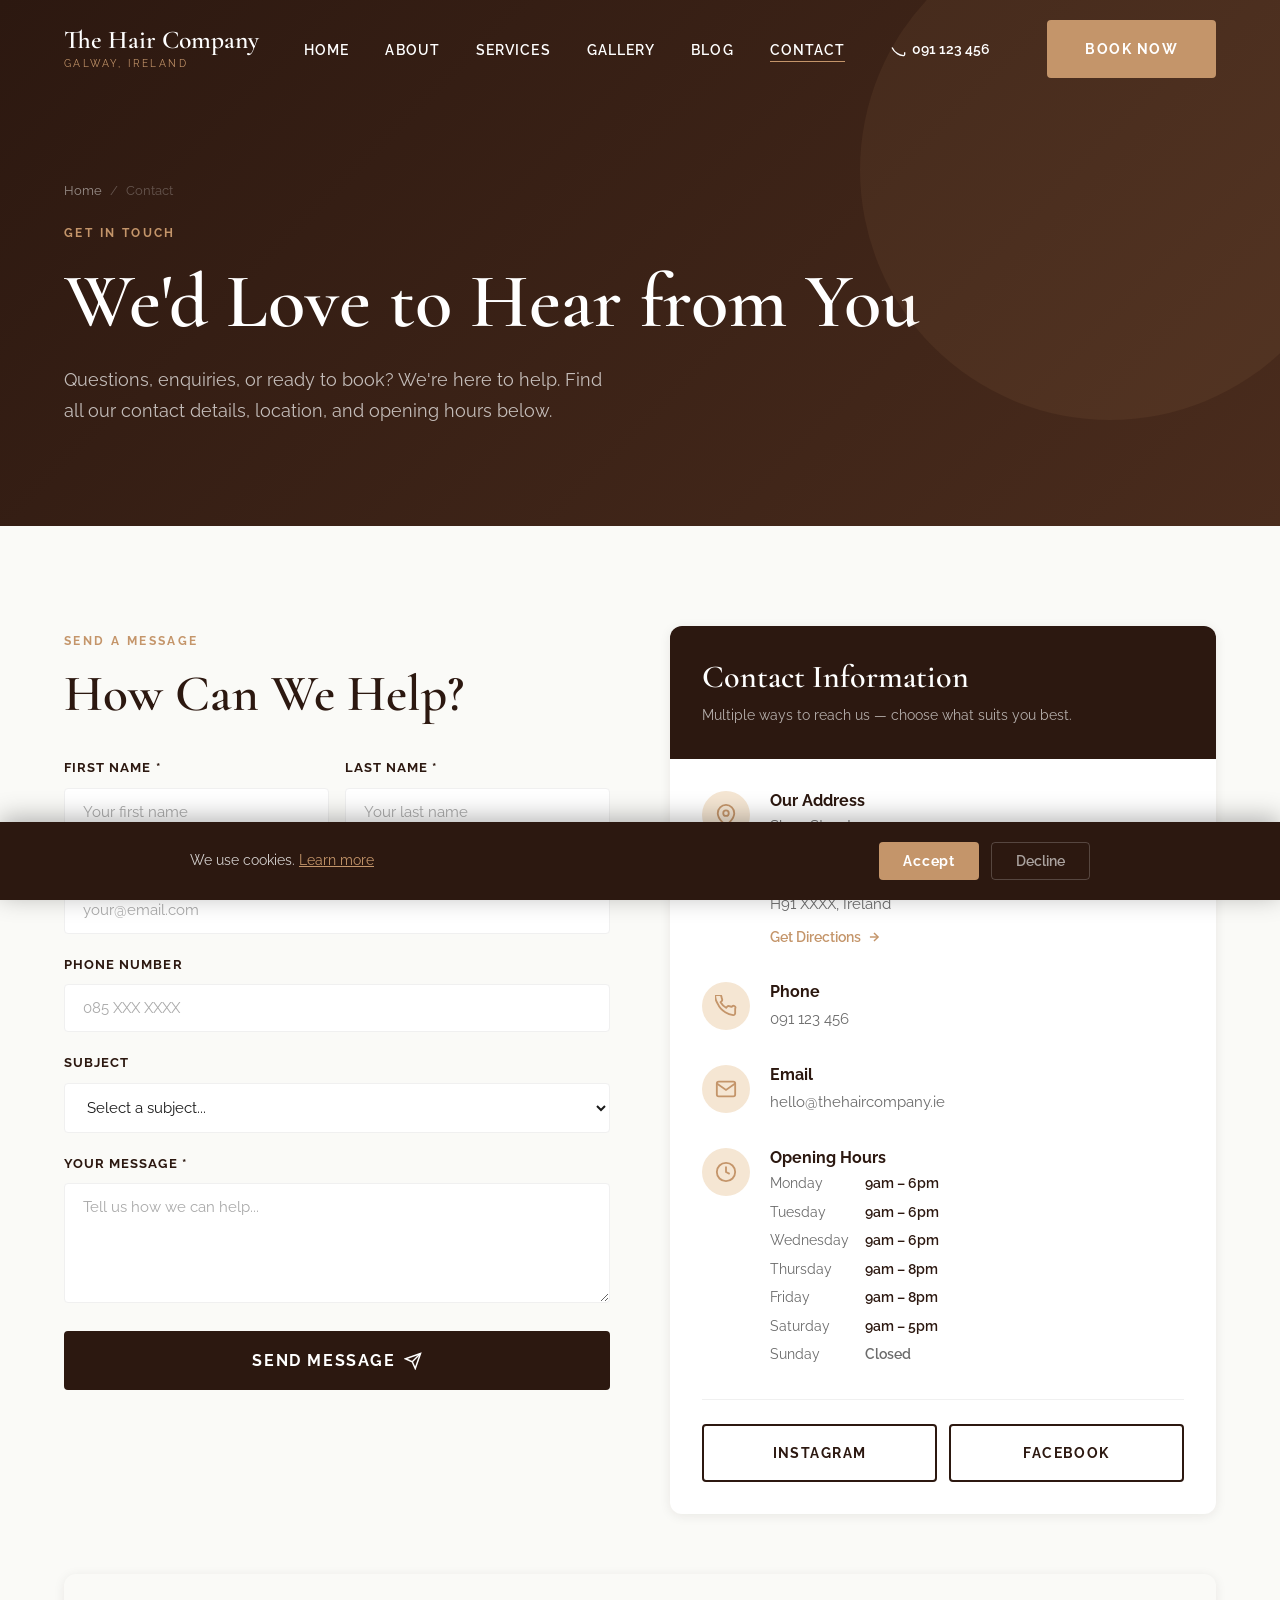
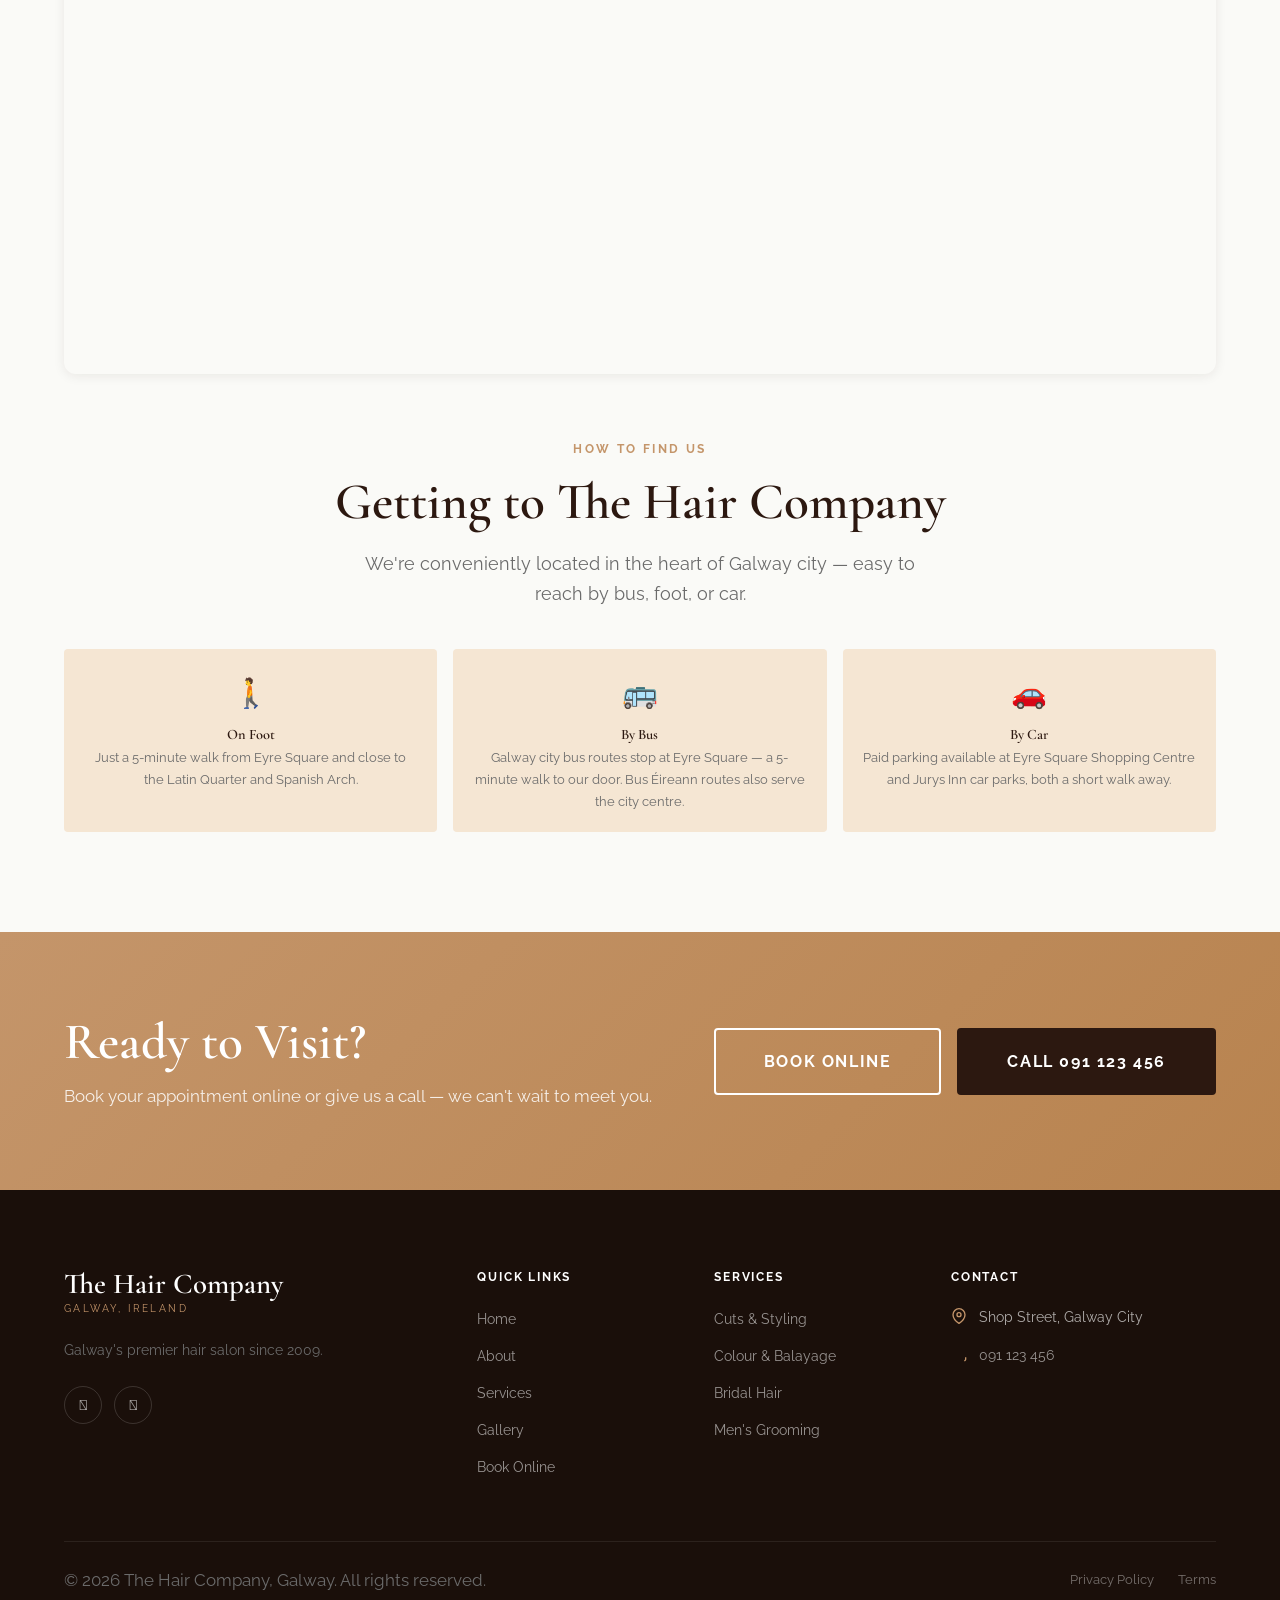
<file: contact.html>
<!DOCTYPE html>
<html lang="en-IE">
<head>
  <meta charset="UTF-8">
  <meta name="viewport" content="width=device-width, initial-scale=1.0">
  <meta name="description" content="Contact The Hair Company Galway — visit us on Shop Street, call 091 123 456, or send a message. Get directions, opening hours, and our full contact details.">
  <meta name="keywords" content="contact hair salon Galway, The Hair Company contact, hair salon Galway location, hair salon Shop Street Galway">
  <link rel="canonical" href="https://thehaircompany.ie/contact.html">
  <link rel="icon" type="image/svg+xml" href="assets/icons/favicon.svg">
  <title>Contact Us | The Hair Company Galway</title>
  <link rel="preconnect" href="https://fonts.googleapis.com">
  <link rel="preconnect" href="https://fonts.gstatic.com" crossorigin>
  <link href="https://fonts.googleapis.com/css2?family=Cormorant+Garamond:ital,wght@0,300;0,400;0,500;0,600;0,700;1,300;1,400;1,500&family=Raleway:wght@300;400;500;600;700&display=swap" rel="stylesheet">
  <link rel="stylesheet" href="css/style.css">
  <link rel="stylesheet" href="css/responsive.css">
  <style>
    .contact-layout { display: grid; grid-template-columns: 1fr 1fr; gap: 60px; }
    .contact-form-wrap { }
    .contact-info-wrap { }
    .contact-card { background: var(--white); border-radius: var(--radius-lg); box-shadow: var(--shadow-sm); overflow: hidden; }
    .contact-card-header { background: var(--espresso); padding: 32px; }
    .contact-card-header h3 { color: var(--white); margin-bottom: 6px; }
    .contact-card-header p { color: rgba(255,255,255,.65); margin: 0; font-size: .9rem; }
    .contact-card-body { padding: 32px; }
    .contact-detail { display: flex; gap: 20px; margin-bottom: 32px; align-items: flex-start; }
    .contact-detail-icon { width: 48px; height: 48px; background: var(--cream); border-radius: 50%; display: flex; align-items: center; justify-content: center; color: var(--bronze); flex-shrink: 0; }
    .contact-detail-text h4 { color: var(--espresso); font-family: 'Raleway',sans-serif; font-size: 1rem; font-weight: 700; margin-bottom: 4px; }
    .contact-detail-text p, .contact-detail-text a { color: var(--mid-gray); font-size: .95rem; }
    .contact-detail-text a:hover { color: var(--bronze); }
    .map-full { height: 400px; border-radius: var(--radius-lg); overflow: hidden; box-shadow: var(--shadow-sm); margin-top: 60px; }
    .map-full iframe { width: 100%; height: 100%; border: 0; }
    .transport-grid { display: grid; grid-template-columns: repeat(3,1fr); gap: 16px; margin-top: 32px; }
    .transport-item { background: var(--cream); border-radius: var(--radius); padding: 20px; text-align: center; }
    .transport-item .t-icon { font-size: 1.8rem; margin-bottom: 8px; }
    .transport-item h4 { font-size: .9rem; color: var(--espresso); margin-bottom: 4px; }
    .transport-item p { font-size: .8rem; margin: 0; }
    @media (max-width: 900px) { .contact-layout { grid-template-columns: 1fr; } .transport-grid { grid-template-columns: 1fr; } }
  </style>
</head>
<body>

<header class="site-header" id="site-header">
  <div class="container">
    <nav class="nav-inner">
      <a href="index.html" class="nav-logo"><span class="logo-text">The Hair Company</span><span class="logo-sub">Galway, Ireland</span></a>
      <ul class="nav-links">
        <li><a href="index.html">Home</a></li>
        <li><a href="about.html">About</a></li>
        <li><a href="services.html">Services</a></li>
        <li><a href="gallery.html">Gallery</a></li>
        <li><a href="blog.html">Blog</a></li>
        <li><a href="contact.html" class="active">Contact</a></li>
      </ul>
      <a href="tel:+35391123456" class="nav-tel"><svg width="16" height="16" viewBox="0 0 24 24" fill="none" stroke="currentColor" stroke-width="2"><path d="M22 16.92v3a2 2 0 01-2.18 2 19.79 19.79 0 01-8.63-3.07A19.5 19.5 0 013.07 9.8"/></svg>091 123 456</a>
      <a href="booking.html" class="btn btn-primary nav-cta">Book Now</a>
      <button class="nav-hamburger" aria-label="Open menu"><span></span><span></span><span></span></button>
    </nav>
  </div>
</header>
<div class="nav-drawer">
  <button class="drawer-close">&#x2715;</button>
  <a href="index.html">Home</a><a href="about.html">About</a><a href="services.html">Services</a><a href="gallery.html">Gallery</a><a href="blog.html">Blog</a><a href="contact.html">Contact</a>
  <a href="booking.html" class="btn btn-primary" style="margin-top:8px;">Book Appointment</a>
  <a href="tel:+35391123456" class="drawer-tel">091 123 456</a>
</div>

<!-- PAGE HERO -->
<div class="page-hero">
  <div class="container">
    <div class="breadcrumb"><a href="index.html">Home</a><span>/</span><span>Contact</span></div>
    <span class="section-label">Get in Touch</span>
    <h1>We'd Love to Hear from You</h1>
    <p>Questions, enquiries, or ready to book? We're here to help. Find all our contact details, location, and opening hours below.</p>
  </div>
</div>

<!-- CONTACT CONTENT -->
<section class="section">
  <div class="container">
    <div class="contact-layout">

      <!-- CONTACT FORM -->
      <div class="contact-form-wrap">
        <span class="section-label">Send a Message</span>
        <h2 class="section-title" style="margin-bottom:2rem;">How Can We Help?</h2>

        <form id="contact-form" data-validate action="#" method="POST">
          <div style="display:grid; grid-template-columns:1fr 1fr; gap:16px;">
            <div class="form-group">
              <label for="c-first">First Name *</label>
              <input type="text" id="c-first" name="first_name" class="form-control" required placeholder="Your first name">
            </div>
            <div class="form-group">
              <label for="c-last">Last Name *</label>
              <input type="text" id="c-last" name="last_name" class="form-control" required placeholder="Your last name">
            </div>
          </div>
          <div class="form-group">
            <label for="c-email">Email Address *</label>
            <input type="email" id="c-email" name="email" class="form-control" required placeholder="your@email.com">
          </div>
          <div class="form-group">
            <label for="c-phone">Phone Number</label>
            <input type="tel" id="c-phone" name="phone" class="form-control" placeholder="085 XXX XXXX">
          </div>
          <div class="form-group">
            <label for="c-subject">Subject</label>
            <select id="c-subject" name="subject" class="form-control">
              <option value="">Select a subject...</option>
              <option value="booking">Booking Enquiry</option>
              <option value="bridal">Bridal / Wedding Enquiry</option>
              <option value="services">Services & Pricing</option>
              <option value="extensions">Hair Extensions Consultation</option>
              <option value="general">General Question</option>
              <option value="other">Other</option>
            </select>
          </div>
          <div class="form-group">
            <label for="c-message">Your Message *</label>
            <textarea id="c-message" name="message" class="form-control" rows="5" required placeholder="Tell us how we can help..."></textarea>
          </div>
          <button type="submit" class="btn btn-dark btn-lg" style="width:100%;justify-content:center;">
            Send Message
            <svg width="18" height="18" viewBox="0 0 24 24" fill="none" stroke="currentColor" stroke-width="2"><line x1="22" y1="2" x2="11" y2="13"/><polygon points="22 2 15 22 11 13 2 9 22 2"/></svg>
          </button>

          <div class="form-success" style="display:none; text-align:center; padding:48px 32px; background:var(--cream); border-radius:var(--radius-lg); margin-top:16px;">
            <div style="font-size:3rem; margin-bottom:16px;">✉️</div>
            <h3 style="color:var(--espresso); margin-bottom:8px;">Message Sent!</h3>
            <p>Thank you for getting in touch. We typically respond within a few hours during opening times. See you soon!</p>
            <a href="booking.html" class="btn btn-dark" style="margin-top:24px;">Book an Appointment</a>
          </div>
        </form>
      </div>

      <!-- CONTACT INFO -->
      <div class="contact-info-wrap">
        <div class="contact-card">
          <div class="contact-card-header">
            <h3>Contact Information</h3>
            <p>Multiple ways to reach us — choose what suits you best.</p>
          </div>
          <div class="contact-card-body">
            <div class="contact-detail">
              <div class="contact-detail-icon">
                <svg width="22" height="22" viewBox="0 0 24 24" fill="none" stroke="currentColor" stroke-width="2"><path d="M21 10c0 7-9 13-9 13s-9-6-9-13a9 9 0 0118 0z"/><circle cx="12" cy="10" r="3"/></svg>
              </div>
              <div class="contact-detail-text">
                <h4>Our Address</h4>
                <p>Shop Street<br>Galway City Centre<br>County Galway<br>H91 XXXX, Ireland</p>
                <a href="https://maps.google.com/?q=Shop+Street+Galway" target="_blank" rel="noopener" style="color:var(--bronze);font-weight:600;font-size:.85rem;display:inline-flex;align-items:center;gap:6px;margin-top:8px;">
                  Get Directions
                  <svg width="14" height="14" viewBox="0 0 24 24" fill="none" stroke="currentColor" stroke-width="2.5"><line x1="5" y1="12" x2="19" y2="12"/><polyline points="12 5 19 12 12 19"/></svg>
                </a>
              </div>
            </div>
            <div class="contact-detail">
              <div class="contact-detail-icon">
                <svg width="22" height="22" viewBox="0 0 24 24" fill="none" stroke="currentColor" stroke-width="2"><path d="M22 16.92v3a2 2 0 01-2.18 2 19.79 19.79 0 01-8.63-3.07A19.5 19.5 0 013.07 9.8 19.79 19.79 0 01.06 1.18 2 2 0 012.03 0h3a2 2 0 012 1.72 12.84 12.84 0 00.7 2.81 2 2 0 01-.45 2.11L6.09 7.91a16 16 0 006 6l1.27-1.27a2 2 0 012.11-.45 12.84 12.84 0 002.81.7A2 2 0 0122 14.92z"/></svg>
              </div>
              <div class="contact-detail-text">
                <h4>Phone</h4>
                <a href="tel:+35391123456">091 123 456</a>
              </div>
            </div>
            <div class="contact-detail">
              <div class="contact-detail-icon">
                <svg width="22" height="22" viewBox="0 0 24 24" fill="none" stroke="currentColor" stroke-width="2"><path d="M4 4h16c1.1 0 2 .9 2 2v12c0 1.1-.9 2-2 2H4c-1.1 0-2-.9-2-2V6c0-1.1.9-2 2-2z"/><polyline points="22,6 12,13 2,6"/></svg>
              </div>
              <div class="contact-detail-text">
                <h4>Email</h4>
                <a href="mailto:hello@thehaircompany.ie">hello@thehaircompany.ie</a>
              </div>
            </div>
            <div class="contact-detail">
              <div class="contact-detail-icon">
                <svg width="22" height="22" viewBox="0 0 24 24" fill="none" stroke="currentColor" stroke-width="2"><circle cx="12" cy="12" r="10"/><polyline points="12 6 12 12 16 14"/></svg>
              </div>
              <div class="contact-detail-text">
                <h4>Opening Hours</h4>
                <div style="display:grid;grid-template-columns:1fr 1fr;gap:4px 16px;margin-top:4px;">
                  <span style="color:var(--mid-gray);font-size:.9rem;">Monday</span><span style="font-weight:600;font-size:.9rem;color:var(--espresso);">9am – 6pm</span>
                  <span style="color:var(--mid-gray);font-size:.9rem;">Tuesday</span><span style="font-weight:600;font-size:.9rem;color:var(--espresso);">9am – 6pm</span>
                  <span style="color:var(--mid-gray);font-size:.9rem;">Wednesday</span><span style="font-weight:600;font-size:.9rem;color:var(--espresso);">9am – 6pm</span>
                  <span style="color:var(--mid-gray);font-size:.9rem;">Thursday</span><span style="font-weight:600;font-size:.9rem;color:var(--espresso);">9am – 8pm</span>
                  <span style="color:var(--mid-gray);font-size:.9rem;">Friday</span><span style="font-weight:600;font-size:.9rem;color:var(--espresso);">9am – 8pm</span>
                  <span style="color:var(--mid-gray);font-size:.9rem;">Saturday</span><span style="font-weight:600;font-size:.9rem;color:var(--espresso);">9am – 5pm</span>
                  <span style="color:var(--mid-gray);font-size:.9rem;">Sunday</span><span style="font-weight:600;font-size:.9rem;color:var(--mid-gray);">Closed</span>
                </div>
              </div>
            </div>
            <div style="border-top:1px solid var(--light-gray); padding-top:24px; display:flex; gap:12px; flex-wrap:wrap;">
              <a href="https://www.instagram.com/thehaircompanygalway" target="_blank" rel="noopener" class="btn btn-ghost" style="flex:1;justify-content:center;">Instagram</a>
              <a href="https://www.facebook.com/thehaircompanygalway" target="_blank" rel="noopener" class="btn btn-ghost" style="flex:1;justify-content:center;">Facebook</a>
            </div>
          </div>
        </div>
      </div>

    </div>

    <!-- MAP -->
    <div class="map-full">
      <iframe
        src="https://www.google.com/maps/embed?pb=!1m18!1m12!1m3!1d2387.4760213370186!2d-9.060012323264437!3d53.27262487228476!2m3!1f0!2f0!3f0!3m2!1i1024!2i768!4f13.1!3m3!1m2!1s0x485b96f04571e003%3A0x5e7ef7ad3bd8ab5b!2sShop%20St%2C%20Galway!5e0!3m2!1sen!2sie!4v1710000000000!5m2!1sen!2sie"
        allowfullscreen=""
        loading="lazy"
        referrerpolicy="no-referrer-when-downgrade"
        title="The Hair Company Galway — Google Maps"
        aria-label="Google Maps location of The Hair Company in Galway">
      </iframe>
    </div>

    <!-- GETTING HERE -->
    <div style="margin-top:60px;">
      <div class="text-center">
        <span class="section-label">How to Find Us</span>
        <h2 class="section-title">Getting to The Hair Company</h2>
        <p class="section-desc">We're conveniently located in the heart of Galway city — easy to reach by bus, foot, or car.</p>
      </div>
      <div class="transport-grid" style="margin-top:40px;">
        <div class="transport-item">
          <div class="t-icon">🚶</div>
          <h4>On Foot</h4>
          <p>Just a 5-minute walk from Eyre Square and close to the Latin Quarter and Spanish Arch.</p>
        </div>
        <div class="transport-item">
          <div class="t-icon">🚌</div>
          <h4>By Bus</h4>
          <p>Galway city bus routes stop at Eyre Square — a 5-minute walk to our door. Bus Éireann routes also serve the city centre.</p>
        </div>
        <div class="transport-item">
          <div class="t-icon">🚗</div>
          <h4>By Car</h4>
          <p>Paid parking available at Eyre Square Shopping Centre and Jurys Inn car parks, both a short walk away.</p>
        </div>
      </div>
    </div>

  </div>
</section>

<!-- BOOK CTA -->
<div class="booking-banner">
  <div class="container">
    <div class="booking-banner-inner">
      <div>
        <h2>Ready to Visit?</h2>
        <p>Book your appointment online or give us a call — we can't wait to meet you.</p>
      </div>
      <div style="display:flex;gap:16px;flex-wrap:wrap;">
        <a href="booking.html" class="btn btn-outline btn-lg">Book Online</a>
        <a href="tel:+35391123456" class="btn btn-dark btn-lg">Call 091 123 456</a>
      </div>
    </div>
  </div>
</div>

<footer class="site-footer">
  <div class="container">
    <div class="footer-grid">
      <div class="footer-brand"><span class="logo-text">The Hair Company</span><span class="logo-sub">Galway, Ireland</span><p>Galway's premier hair salon since 2009.</p><div class="footer-social"><a href="#" aria-label="Instagram">&#xf16d;</a><a href="#" aria-label="Facebook">&#xf09a;</a></div></div>
      <div class="footer-col"><h5>Quick Links</h5><ul class="footer-links"><li><a href="index.html">Home</a></li><li><a href="about.html">About</a></li><li><a href="services.html">Services</a></li><li><a href="gallery.html">Gallery</a></li><li><a href="booking.html">Book Online</a></li></ul></div>
      <div class="footer-col"><h5>Services</h5><ul class="footer-links"><li><a href="services.html#cuts">Cuts & Styling</a></li><li><a href="services.html#colour">Colour & Balayage</a></li><li><a href="services.html#wedding">Bridal Hair</a></li><li><a href="services.html#mens">Men's Grooming</a></li></ul></div>
      <div class="footer-col"><h5>Contact</h5><div class="footer-contact-item"><svg width="16" height="16" viewBox="0 0 24 24" fill="none" stroke="currentColor" stroke-width="2"><path d="M21 10c0 7-9 13-9 13s-9-6-9-13a9 9 0 0118 0z"/><circle cx="12" cy="10" r="3"/></svg><span>Shop Street, Galway City</span></div><div class="footer-contact-item"><svg width="16" height="16" viewBox="0 0 24 24" fill="none" stroke="currentColor" stroke-width="2"><path d="M22 16.92v3a2 2 0 01-2.18 2"/></svg><a href="tel:+35391123456">091 123 456</a></div></div>
    </div>
    <div class="footer-bottom"><p>© 2026 The Hair Company, Galway. All rights reserved.</p><div class="footer-bottom-links"><a href="privacy.html">Privacy Policy</a><a href="terms.html">Terms</a></div></div>
  </div>
</footer>

<div class="mobile-booking-bar">
  <a href="booking.html" class="mobile-bar-book">Book Appointment</a>
  <a href="tel:+35391123456" class="mobile-bar-call">Call Now</a>
</div>
<button class="back-to-top" aria-label="Back to top"><svg width="18" height="18" viewBox="0 0 24 24" fill="none" stroke="currentColor" stroke-width="2.5"><polyline points="18 15 12 9 6 15"/></svg></button>
<div class="cookie-banner"><div class="cookie-inner"><p class="cookie-text">We use cookies. <a href="cookies.html">Learn more</a></p><div class="cookie-btns"><button class="cookie-accept">Accept</button><button class="cookie-decline">Decline</button></div></div></div>
<script src="js/main.js" defer></script>
</body>
</html>
</file>
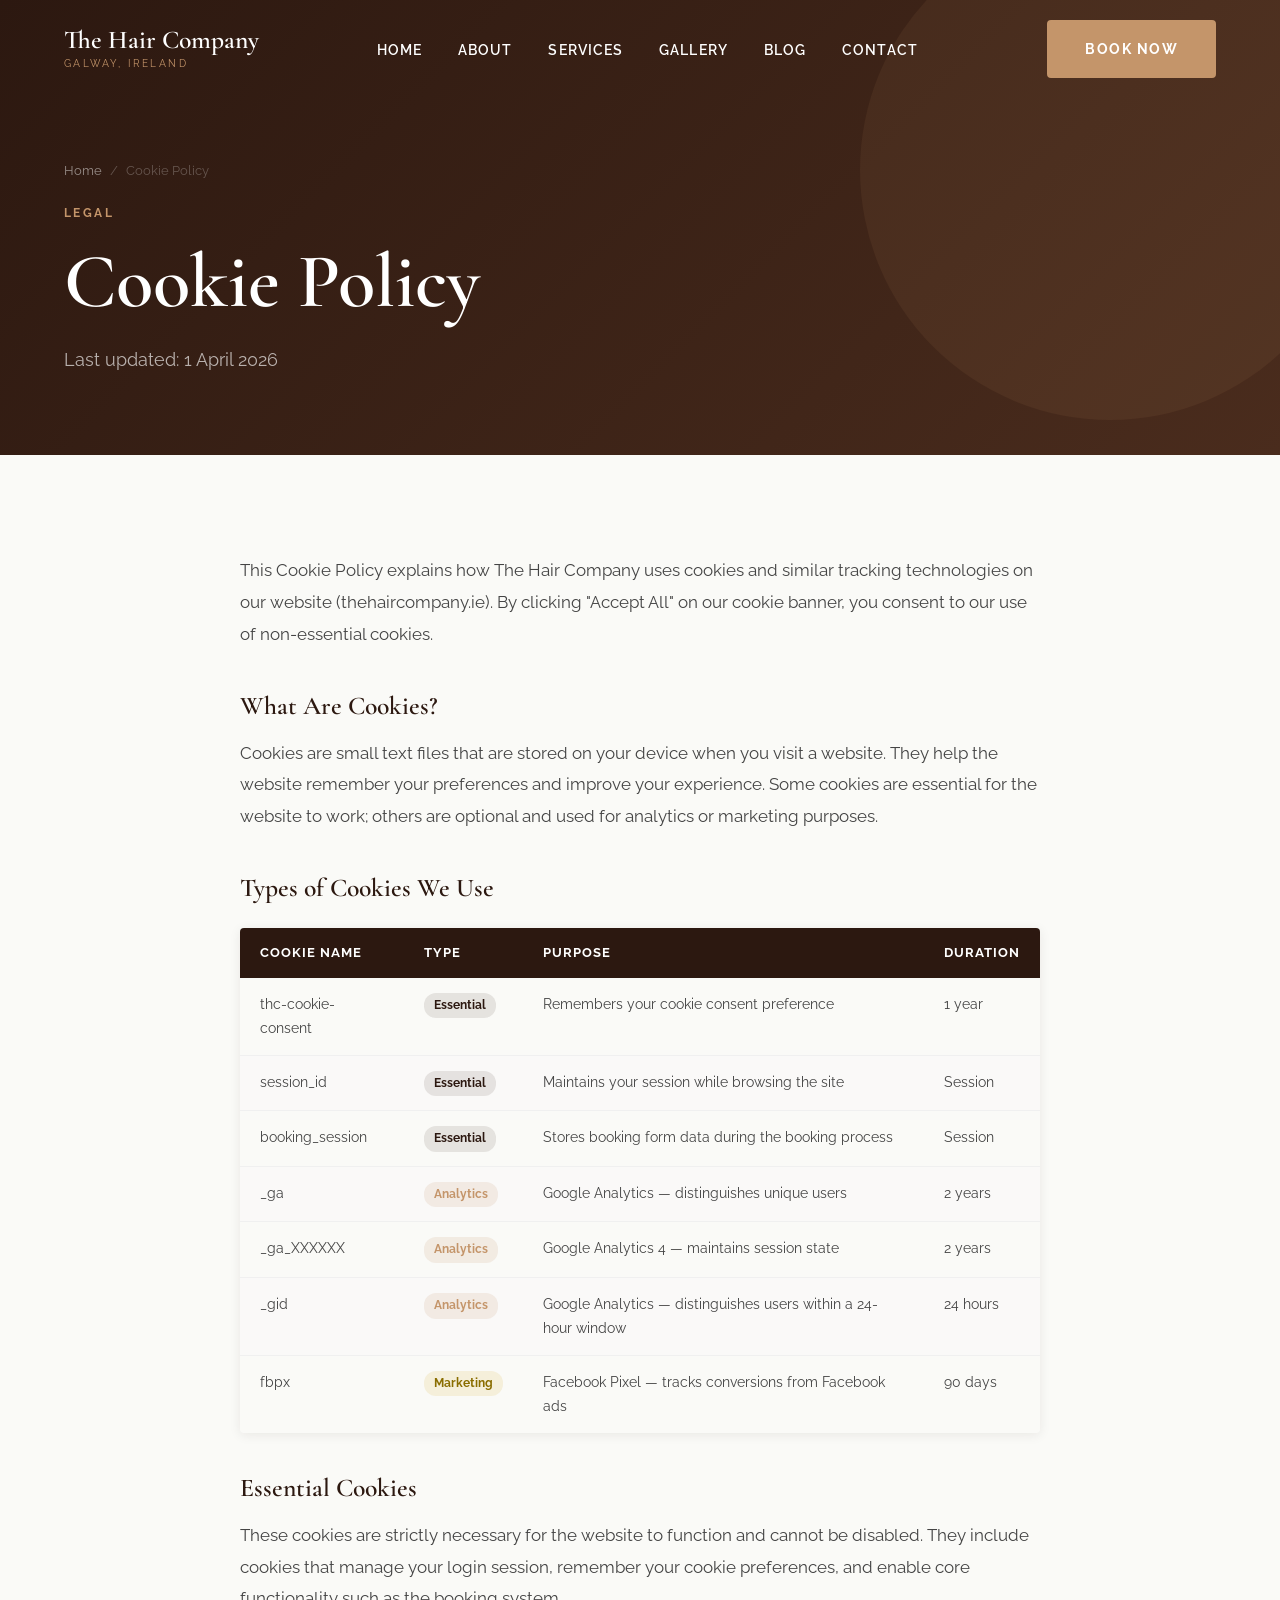
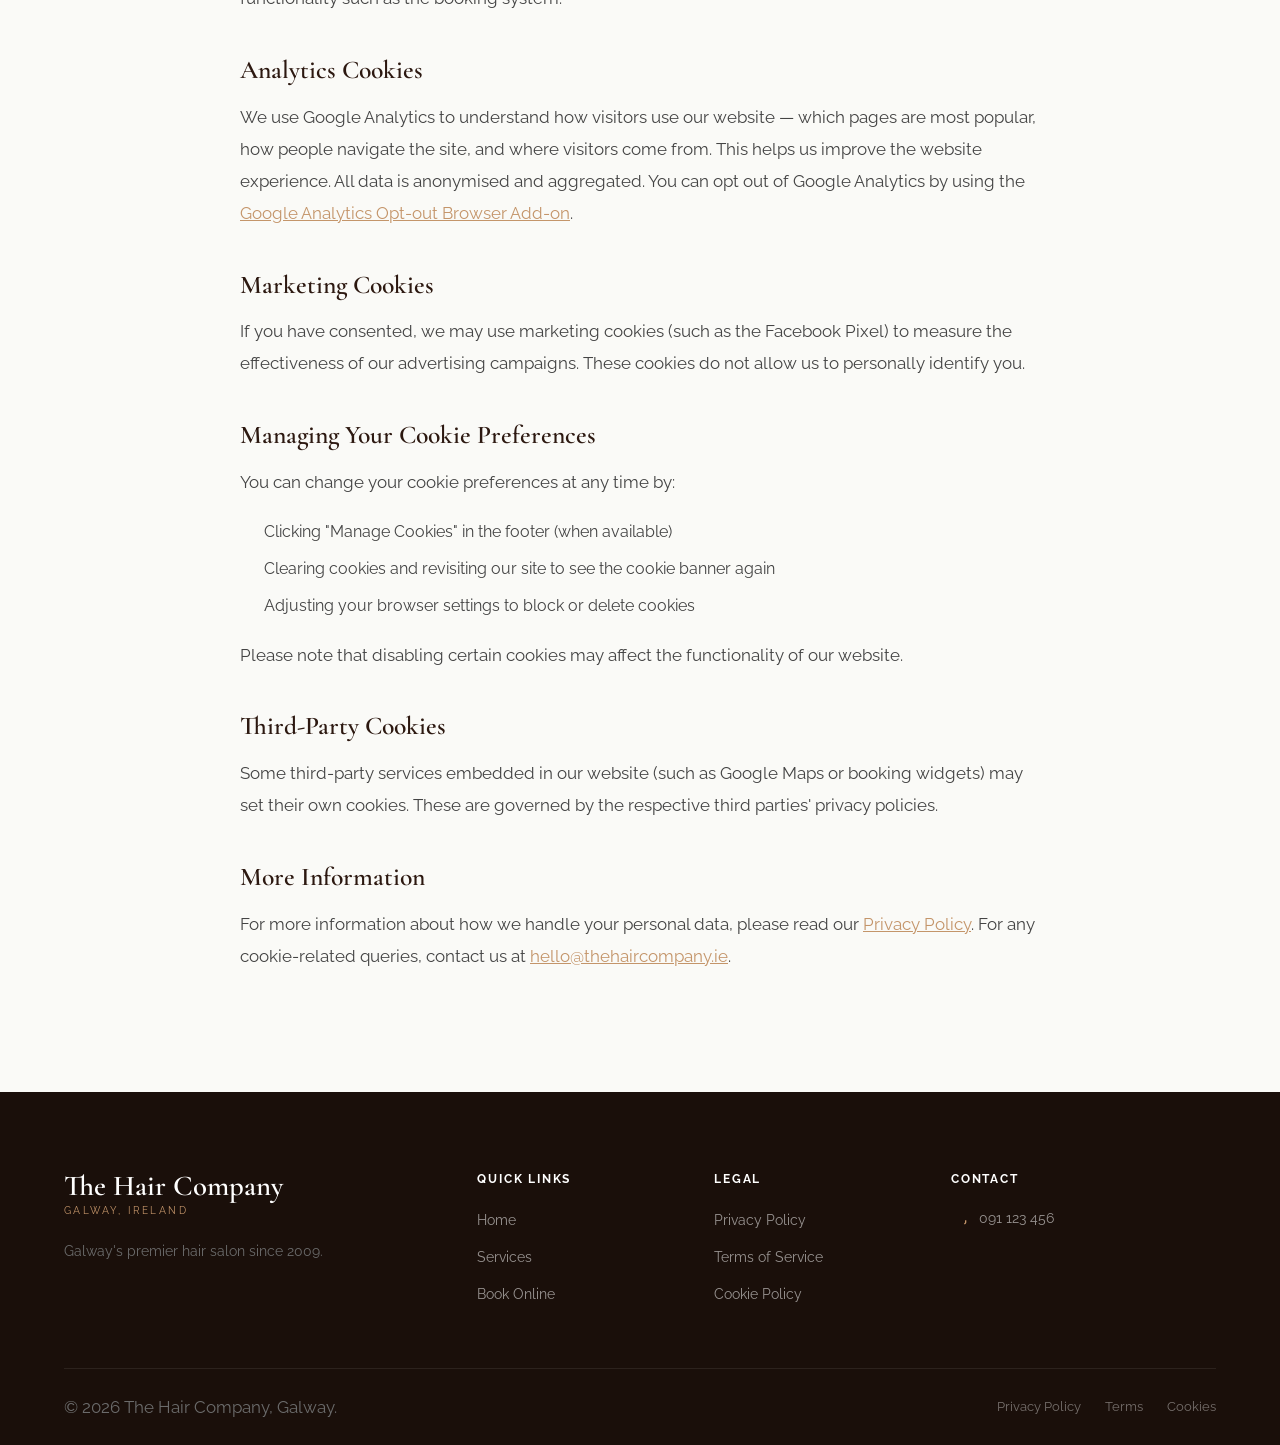
<file: cookies.html>
<!DOCTYPE html>
<html lang="en-IE">
<head>
  <meta charset="UTF-8">
  <meta name="viewport" content="width=device-width, initial-scale=1.0">
  <meta name="description" content="Cookie Policy for The Hair Company Galway — how we use cookies and how you can manage your preferences.">
  <meta name="robots" content="noindex, follow">
  <link rel="canonical" href="https://thehaircompany.ie/cookies.html">
  <link rel="icon" type="image/svg+xml" href="assets/icons/favicon.svg">
  <title>Cookie Policy | The Hair Company Galway</title>
  <link rel="preconnect" href="https://fonts.googleapis.com">
  <link rel="preconnect" href="https://fonts.gstatic.com" crossorigin>
  <link href="https://fonts.googleapis.com/css2?family=Cormorant+Garamond:ital,wght@0,300;0,400;0,500;0,600;0,700;1,300;1,400;1,500&family=Raleway:wght@300;400;500;600;700&display=swap" rel="stylesheet">
  <link rel="stylesheet" href="css/style.css">
  <link rel="stylesheet" href="css/responsive.css">
  <style>
    .legal-body { max-width: 800px; margin: 0 auto; }
    .legal-body h2 { font-size: 1.6rem; margin: 2.5rem 0 1rem; }
    .legal-body p { margin-bottom: 1.2rem; color: #444; line-height: 1.9; }
    .legal-body ul { margin: 0 0 1.2rem 1.5rem; }
    .legal-body ul li { color: #444; margin-bottom: .5rem; line-height: 1.8; }
    .legal-body a { color: var(--bronze); text-decoration: underline; }
    .cookie-table { width: 100%; border-collapse: collapse; margin: 24px 0; border-radius: var(--radius); overflow: hidden; box-shadow: var(--shadow-sm); }
    .cookie-table th { background: var(--espresso); color: var(--white); padding: 14px 20px; text-align: left; font-family: 'Raleway',sans-serif; font-size: .8rem; font-weight: 700; letter-spacing: .08em; text-transform: uppercase; }
    .cookie-table td { padding: 14px 20px; border-bottom: 1px solid var(--light-gray); font-size: .9rem; color: #444; vertical-align: top; }
    .cookie-table tr:last-child td { border-bottom: none; }
    .cookie-table tr:nth-child(even) td { background: #faf9f8; }
    .cookie-type { display: inline-block; padding: 3px 10px; border-radius: 12px; font-size: .72rem; font-weight: 700; }
    .essential { background: rgba(44,24,16,.1); color: var(--espresso); }
    .analytics { background: rgba(196,149,106,.15); color: var(--bronze); }
    .marketing { background: rgba(212,175,55,.15); color: #8a6d00; }
  </style>
</head>
<body>
<header class="site-header" id="site-header">
  <div class="container">
    <nav class="nav-inner">
      <a href="index.html" class="nav-logo"><span class="logo-text">The Hair Company</span><span class="logo-sub">Galway, Ireland</span></a>
      <ul class="nav-links">
        <li><a href="index.html">Home</a></li><li><a href="about.html">About</a></li><li><a href="services.html">Services</a></li><li><a href="gallery.html">Gallery</a></li><li><a href="blog.html">Blog</a></li><li><a href="contact.html">Contact</a></li>
      </ul>
      <a href="booking.html" class="btn btn-primary nav-cta">Book Now</a>
      <button class="nav-hamburger" aria-label="Open menu"><span></span><span></span><span></span></button>
    </nav>
  </div>
</header>
<div class="nav-drawer">
  <button class="drawer-close">&#x2715;</button>
  <a href="index.html">Home</a><a href="about.html">About</a><a href="services.html">Services</a><a href="gallery.html">Gallery</a><a href="blog.html">Blog</a><a href="contact.html">Contact</a>
  <a href="booking.html" class="btn btn-primary" style="margin-top:8px;">Book Appointment</a>
</div>

<div class="page-hero" style="padding: 160px 0 80px;">
  <div class="container">
    <div class="breadcrumb"><a href="index.html">Home</a><span>/</span><span>Cookie Policy</span></div>
    <span class="section-label">Legal</span>
    <h1>Cookie Policy</h1>
    <p style="color:rgba(255,255,255,.65);">Last updated: 1 April 2026</p>
  </div>
</div>

<section class="section">
  <div class="container">
    <div class="legal-body">

      <p>This Cookie Policy explains how The Hair Company uses cookies and similar tracking technologies on our website (thehaircompany.ie). By clicking "Accept All" on our cookie banner, you consent to our use of non-essential cookies.</p>

      <h2>What Are Cookies?</h2>
      <p>Cookies are small text files that are stored on your device when you visit a website. They help the website remember your preferences and improve your experience. Some cookies are essential for the website to work; others are optional and used for analytics or marketing purposes.</p>

      <h2>Types of Cookies We Use</h2>

      <table class="cookie-table">
        <thead>
          <tr>
            <th>Cookie Name</th>
            <th>Type</th>
            <th>Purpose</th>
            <th>Duration</th>
          </tr>
        </thead>
        <tbody>
          <tr>
            <td>thc-cookie-consent</td>
            <td><span class="cookie-type essential">Essential</span></td>
            <td>Remembers your cookie consent preference</td>
            <td>1 year</td>
          </tr>
          <tr>
            <td>session_id</td>
            <td><span class="cookie-type essential">Essential</span></td>
            <td>Maintains your session while browsing the site</td>
            <td>Session</td>
          </tr>
          <tr>
            <td>booking_session</td>
            <td><span class="cookie-type essential">Essential</span></td>
            <td>Stores booking form data during the booking process</td>
            <td>Session</td>
          </tr>
          <tr>
            <td>_ga</td>
            <td><span class="cookie-type analytics">Analytics</span></td>
            <td>Google Analytics — distinguishes unique users</td>
            <td>2 years</td>
          </tr>
          <tr>
            <td>_ga_XXXXXX</td>
            <td><span class="cookie-type analytics">Analytics</span></td>
            <td>Google Analytics 4 — maintains session state</td>
            <td>2 years</td>
          </tr>
          <tr>
            <td>_gid</td>
            <td><span class="cookie-type analytics">Analytics</span></td>
            <td>Google Analytics — distinguishes users within a 24-hour window</td>
            <td>24 hours</td>
          </tr>
          <tr>
            <td>fbpx</td>
            <td><span class="cookie-type marketing">Marketing</span></td>
            <td>Facebook Pixel — tracks conversions from Facebook ads</td>
            <td>90 days</td>
          </tr>
        </tbody>
      </table>

      <h2>Essential Cookies</h2>
      <p>These cookies are strictly necessary for the website to function and cannot be disabled. They include cookies that manage your login session, remember your cookie preferences, and enable core functionality such as the booking system.</p>

      <h2>Analytics Cookies</h2>
      <p>We use Google Analytics to understand how visitors use our website — which pages are most popular, how people navigate the site, and where visitors come from. This helps us improve the website experience. All data is anonymised and aggregated. You can opt out of Google Analytics by using the <a href="https://tools.google.com/dlpage/gaoptout" target="_blank" rel="noopener">Google Analytics Opt-out Browser Add-on</a>.</p>

      <h2>Marketing Cookies</h2>
      <p>If you have consented, we may use marketing cookies (such as the Facebook Pixel) to measure the effectiveness of our advertising campaigns. These cookies do not allow us to personally identify you.</p>

      <h2>Managing Your Cookie Preferences</h2>
      <p>You can change your cookie preferences at any time by:</p>
      <ul>
        <li>Clicking "Manage Cookies" in the footer (when available)</li>
        <li>Clearing cookies and revisiting our site to see the cookie banner again</li>
        <li>Adjusting your browser settings to block or delete cookies</li>
      </ul>
      <p>Please note that disabling certain cookies may affect the functionality of our website.</p>

      <h2>Third-Party Cookies</h2>
      <p>Some third-party services embedded in our website (such as Google Maps or booking widgets) may set their own cookies. These are governed by the respective third parties' privacy policies.</p>

      <h2>More Information</h2>
      <p>For more information about how we handle your personal data, please read our <a href="privacy.html">Privacy Policy</a>. For any cookie-related queries, contact us at <a href="mailto:hello@thehaircompany.ie">hello@thehaircompany.ie</a>.</p>

    </div>
  </div>
</section>

<footer class="site-footer">
  <div class="container">
    <div class="footer-grid">
      <div class="footer-brand"><span class="logo-text">The Hair Company</span><span class="logo-sub">Galway, Ireland</span><p>Galway's premier hair salon since 2009.</p></div>
      <div class="footer-col"><h5>Quick Links</h5><ul class="footer-links"><li><a href="index.html">Home</a></li><li><a href="services.html">Services</a></li><li><a href="booking.html">Book Online</a></li></ul></div>
      <div class="footer-col"><h5>Legal</h5><ul class="footer-links"><li><a href="privacy.html">Privacy Policy</a></li><li><a href="terms.html">Terms of Service</a></li><li><a href="cookies.html">Cookie Policy</a></li></ul></div>
      <div class="footer-col"><h5>Contact</h5><div class="footer-contact-item"><svg width="16" height="16" viewBox="0 0 24 24" fill="none" stroke="currentColor" stroke-width="2"><path d="M22 16.92v3a2 2 0 01-2.18 2"/></svg><a href="tel:+35391123456">091 123 456</a></div></div>
    </div>
    <div class="footer-bottom"><p>© 2026 The Hair Company, Galway.</p><div class="footer-bottom-links"><a href="privacy.html">Privacy Policy</a><a href="terms.html">Terms</a><a href="cookies.html">Cookies</a></div></div>
  </div>
</footer>
<script src="js/main.js" defer></script>
</body>
</html>
</file>
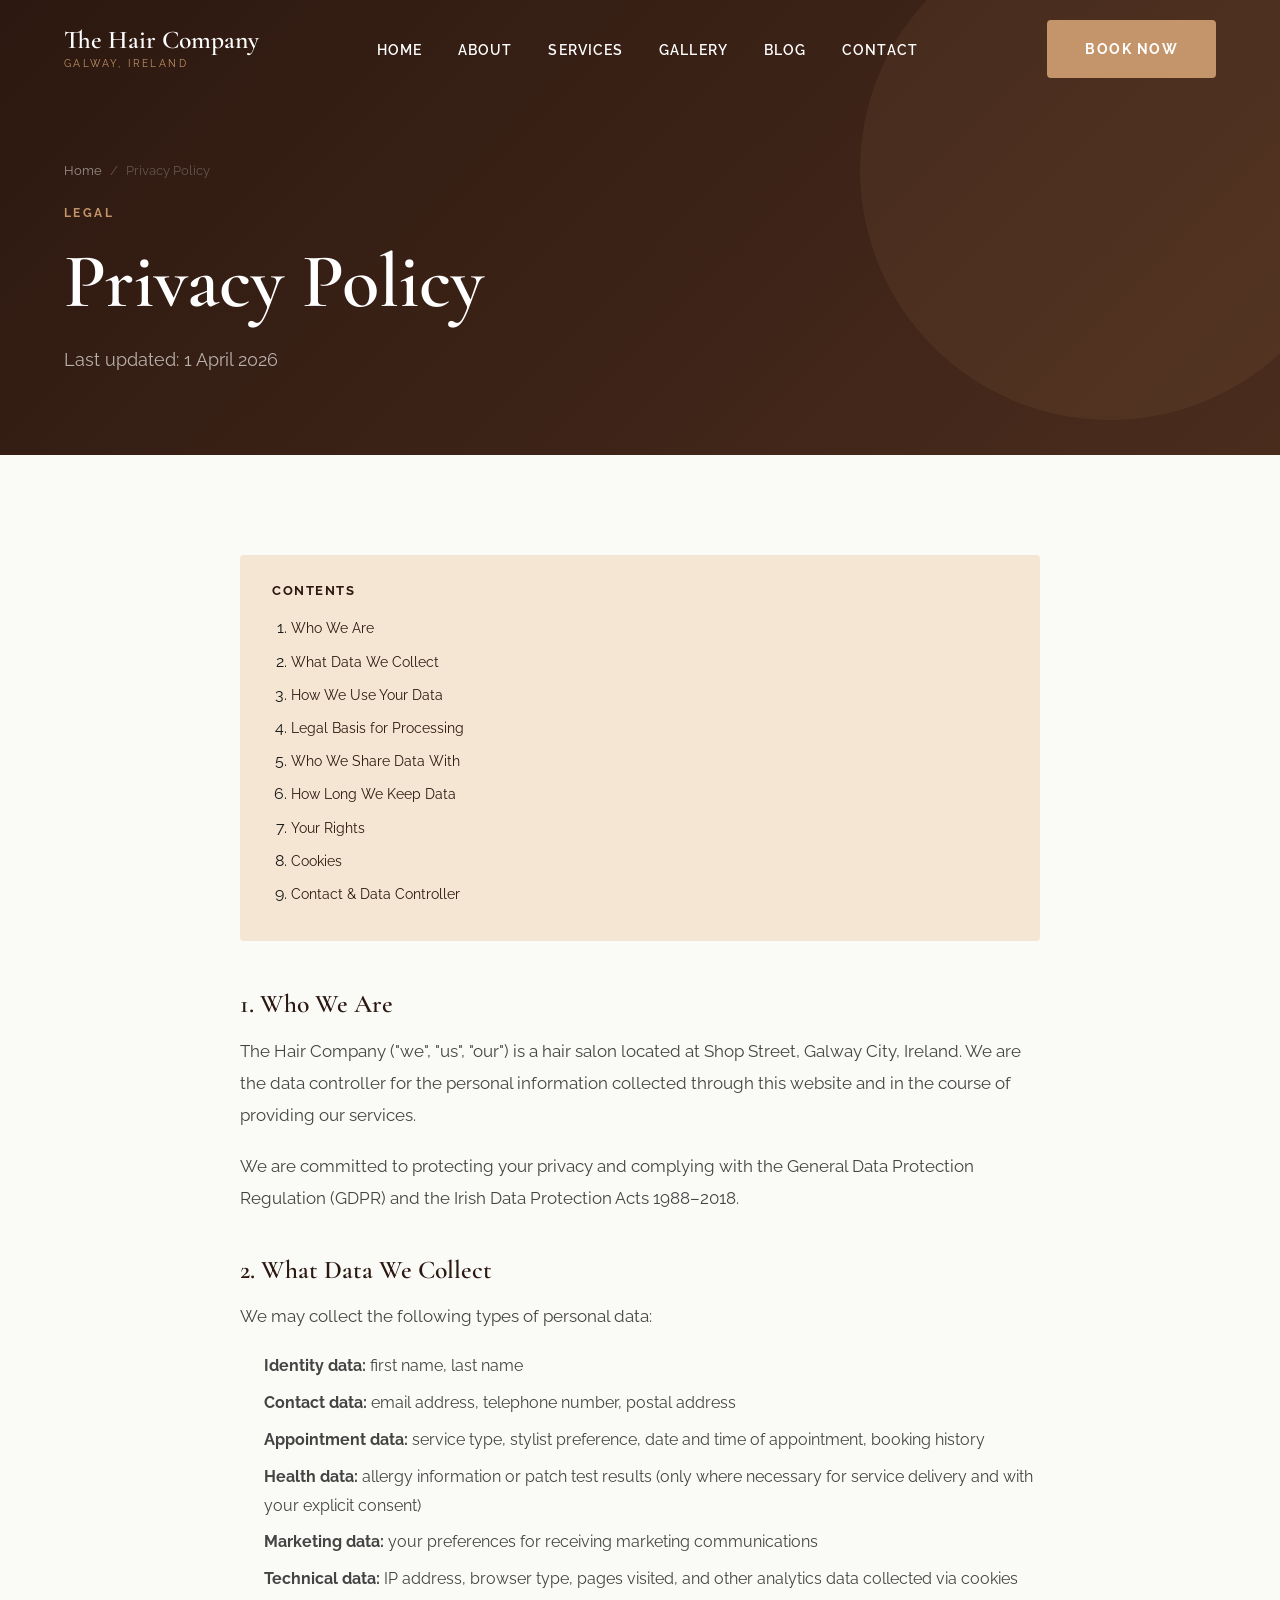
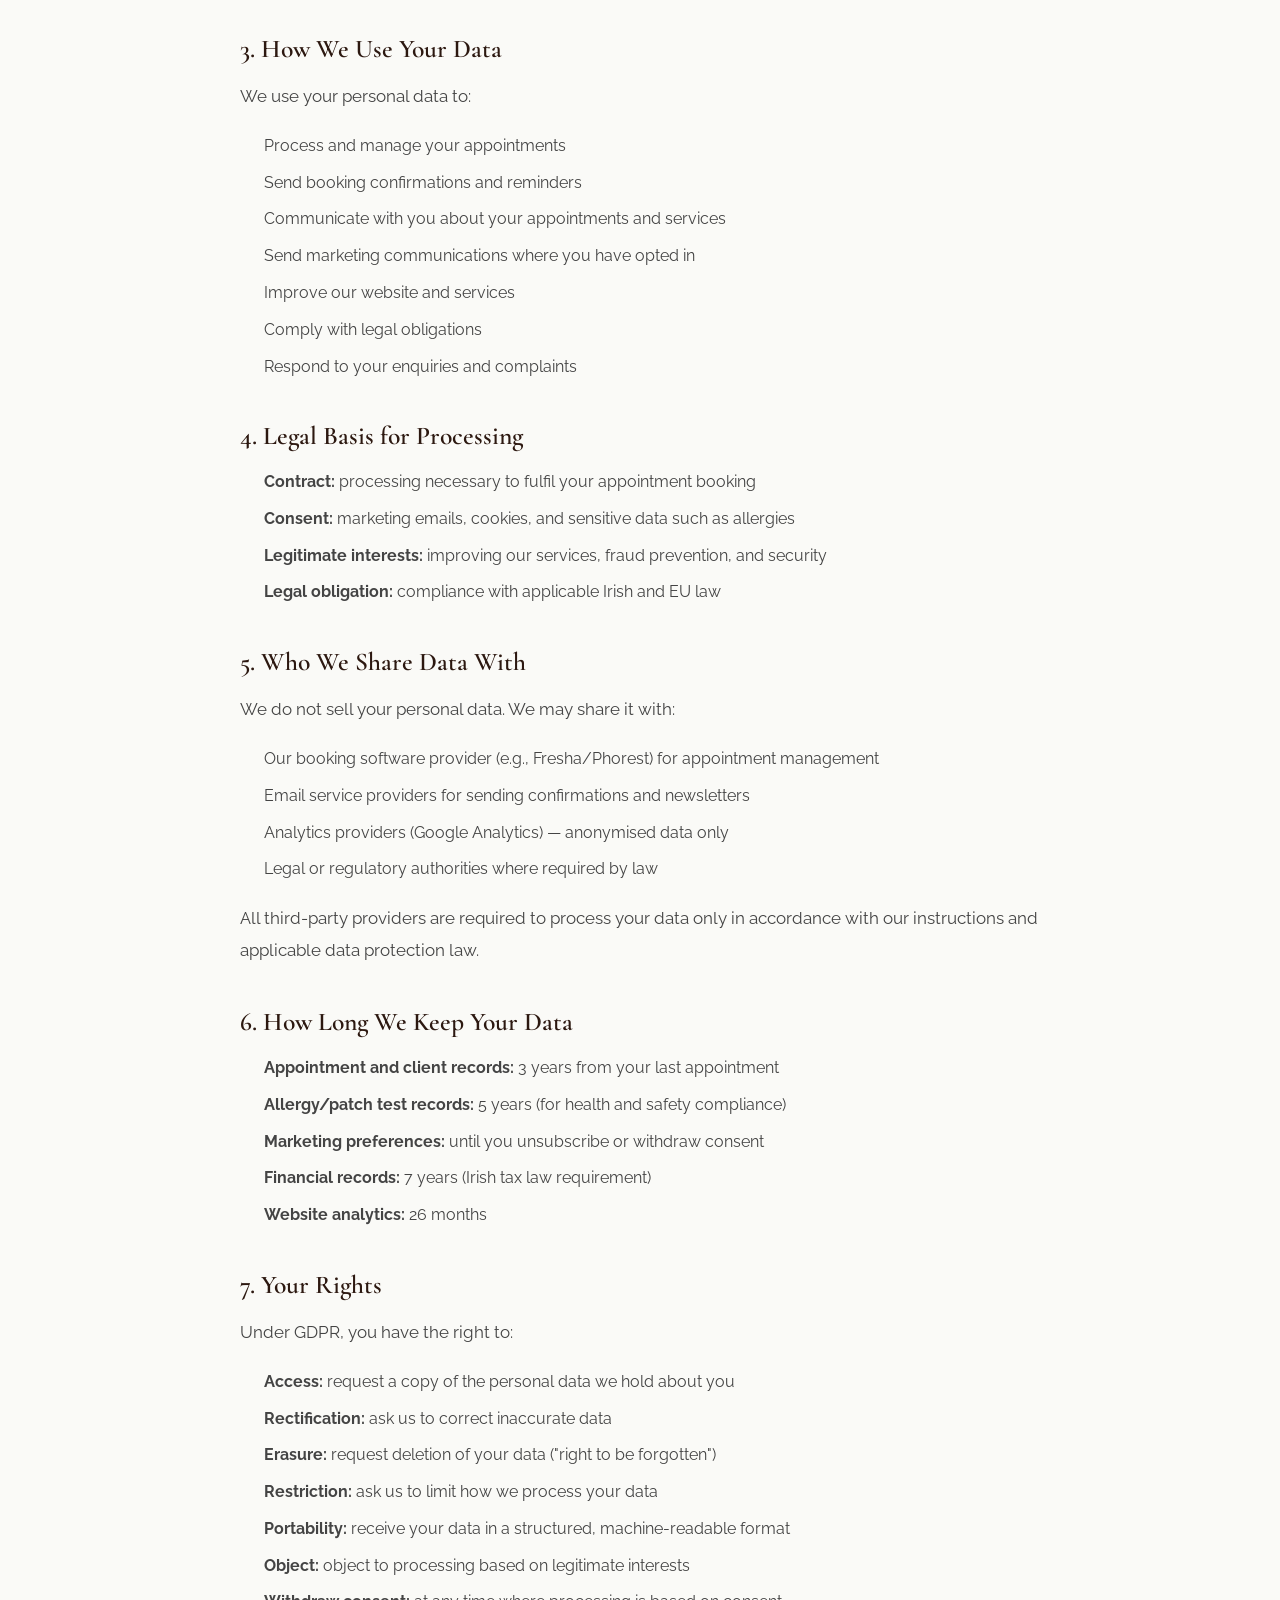
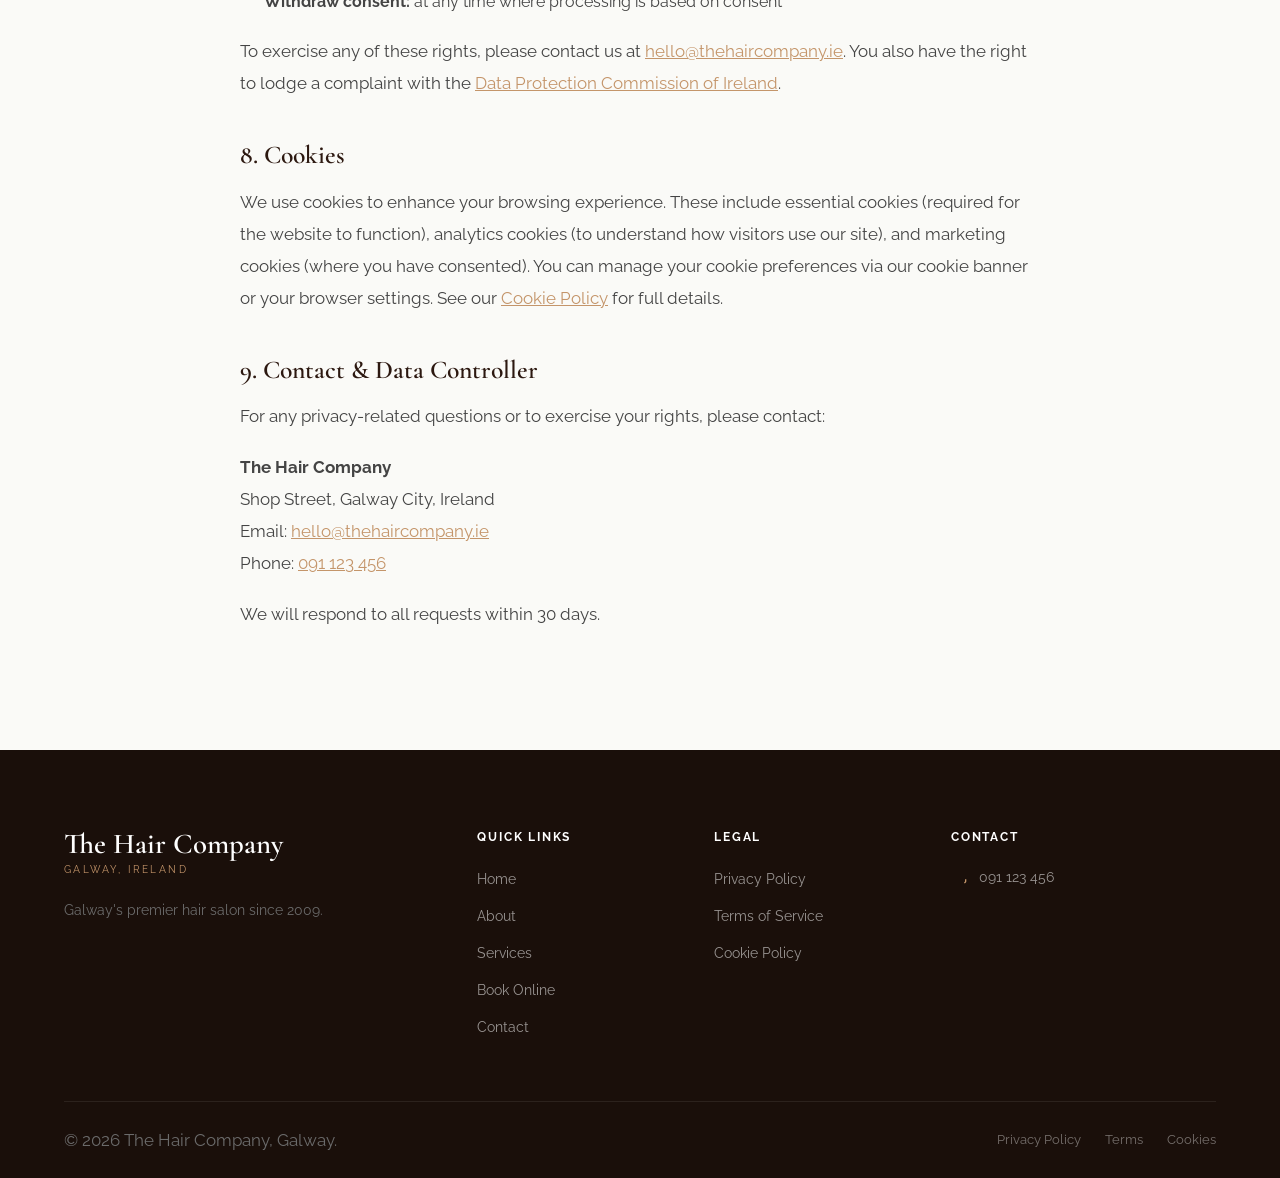
<file: privacy.html>
<!DOCTYPE html>
<html lang="en-IE">
<head>
  <meta charset="UTF-8">
  <meta name="viewport" content="width=device-width, initial-scale=1.0">
  <meta name="description" content="Privacy Policy for The Hair Company Galway. Learn how we collect, use, and protect your personal data in accordance with GDPR.">
  <meta name="robots" content="noindex, follow">
  <link rel="canonical" href="https://thehaircompany.ie/privacy.html">
  <link rel="icon" type="image/svg+xml" href="assets/icons/favicon.svg">
  <title>Privacy Policy | The Hair Company Galway</title>
  <link rel="preconnect" href="https://fonts.googleapis.com">
  <link rel="preconnect" href="https://fonts.gstatic.com" crossorigin>
  <link href="https://fonts.googleapis.com/css2?family=Cormorant+Garamond:ital,wght@0,300;0,400;0,500;0,600;0,700;1,300;1,400;1,500&family=Raleway:wght@300;400;500;600;700&display=swap" rel="stylesheet">
  <link rel="stylesheet" href="css/style.css">
  <link rel="stylesheet" href="css/responsive.css">
  <style>
    .legal-body { max-width: 800px; margin: 0 auto; }
    .legal-body h2 { font-size: 1.6rem; margin: 2.5rem 0 1rem; }
    .legal-body h3 { font-size: 1.2rem; margin: 2rem 0 .75rem; }
    .legal-body p { margin-bottom: 1.2rem; color: #444; line-height: 1.9; }
    .legal-body ul { margin: 0 0 1.2rem 1.5rem; }
    .legal-body ul li { color: #444; margin-bottom: .5rem; line-height: 1.8; }
    .legal-body a { color: var(--bronze); text-decoration: underline; }
    .legal-toc { background: var(--cream); border-radius: var(--radius); padding: 28px 32px; margin-bottom: 48px; }
    .legal-toc h4 { color: var(--espresso); font-family: 'Raleway',sans-serif; font-size: .8rem; font-weight: 700; letter-spacing: .12em; text-transform: uppercase; margin-bottom: 16px; }
    .legal-toc ol { margin-left: 1.2rem; }
    .legal-toc ol li { margin-bottom: 6px; }
    .legal-toc ol li a { color: var(--espresso); text-decoration: none; font-size: .9rem; }
    .legal-toc ol li a:hover { color: var(--bronze); }
  </style>
</head>
<body>
<header class="site-header" id="site-header">
  <div class="container">
    <nav class="nav-inner">
      <a href="index.html" class="nav-logo"><span class="logo-text">The Hair Company</span><span class="logo-sub">Galway, Ireland</span></a>
      <ul class="nav-links">
        <li><a href="index.html">Home</a></li><li><a href="about.html">About</a></li><li><a href="services.html">Services</a></li><li><a href="gallery.html">Gallery</a></li><li><a href="blog.html">Blog</a></li><li><a href="contact.html">Contact</a></li>
      </ul>
      <a href="booking.html" class="btn btn-primary nav-cta">Book Now</a>
      <button class="nav-hamburger" aria-label="Open menu"><span></span><span></span><span></span></button>
    </nav>
  </div>
</header>
<div class="nav-drawer">
  <button class="drawer-close">&#x2715;</button>
  <a href="index.html">Home</a><a href="about.html">About</a><a href="services.html">Services</a><a href="gallery.html">Gallery</a><a href="blog.html">Blog</a><a href="contact.html">Contact</a>
  <a href="booking.html" class="btn btn-primary" style="margin-top:8px;">Book Appointment</a>
</div>

<div class="page-hero" style="padding: 160px 0 80px;">
  <div class="container">
    <div class="breadcrumb"><a href="index.html">Home</a><span>/</span><span>Privacy Policy</span></div>
    <span class="section-label">Legal</span>
    <h1>Privacy Policy</h1>
    <p style="color:rgba(255,255,255,.65);">Last updated: 1 April 2026</p>
  </div>
</div>

<section class="section">
  <div class="container">
    <div class="legal-body">

      <div class="legal-toc">
        <h4>Contents</h4>
        <ol>
          <li><a href="#who-we-are">Who We Are</a></li>
          <li><a href="#data-collected">What Data We Collect</a></li>
          <li><a href="#how-used">How We Use Your Data</a></li>
          <li><a href="#legal-basis">Legal Basis for Processing</a></li>
          <li><a href="#sharing">Who We Share Data With</a></li>
          <li><a href="#retention">How Long We Keep Data</a></li>
          <li><a href="#your-rights">Your Rights</a></li>
          <li><a href="#cookies">Cookies</a></li>
          <li><a href="#contact-dpo">Contact & Data Controller</a></li>
        </ol>
      </div>

      <h2 id="who-we-are">1. Who We Are</h2>
      <p>The Hair Company ("we", "us", "our") is a hair salon located at Shop Street, Galway City, Ireland. We are the data controller for the personal information collected through this website and in the course of providing our services.</p>
      <p>We are committed to protecting your privacy and complying with the General Data Protection Regulation (GDPR) and the Irish Data Protection Acts 1988–2018.</p>

      <h2 id="data-collected">2. What Data We Collect</h2>
      <p>We may collect the following types of personal data:</p>
      <ul>
        <li><strong>Identity data:</strong> first name, last name</li>
        <li><strong>Contact data:</strong> email address, telephone number, postal address</li>
        <li><strong>Appointment data:</strong> service type, stylist preference, date and time of appointment, booking history</li>
        <li><strong>Health data:</strong> allergy information or patch test results (only where necessary for service delivery and with your explicit consent)</li>
        <li><strong>Marketing data:</strong> your preferences for receiving marketing communications</li>
        <li><strong>Technical data:</strong> IP address, browser type, pages visited, and other analytics data collected via cookies</li>
      </ul>

      <h2 id="how-used">3. How We Use Your Data</h2>
      <p>We use your personal data to:</p>
      <ul>
        <li>Process and manage your appointments</li>
        <li>Send booking confirmations and reminders</li>
        <li>Communicate with you about your appointments and services</li>
        <li>Send marketing communications where you have opted in</li>
        <li>Improve our website and services</li>
        <li>Comply with legal obligations</li>
        <li>Respond to your enquiries and complaints</li>
      </ul>

      <h2 id="legal-basis">4. Legal Basis for Processing</h2>
      <ul>
        <li><strong>Contract:</strong> processing necessary to fulfil your appointment booking</li>
        <li><strong>Consent:</strong> marketing emails, cookies, and sensitive data such as allergies</li>
        <li><strong>Legitimate interests:</strong> improving our services, fraud prevention, and security</li>
        <li><strong>Legal obligation:</strong> compliance with applicable Irish and EU law</li>
      </ul>

      <h2 id="sharing">5. Who We Share Data With</h2>
      <p>We do not sell your personal data. We may share it with:</p>
      <ul>
        <li>Our booking software provider (e.g., Fresha/Phorest) for appointment management</li>
        <li>Email service providers for sending confirmations and newsletters</li>
        <li>Analytics providers (Google Analytics) — anonymised data only</li>
        <li>Legal or regulatory authorities where required by law</li>
      </ul>
      <p>All third-party providers are required to process your data only in accordance with our instructions and applicable data protection law.</p>

      <h2 id="retention">6. How Long We Keep Your Data</h2>
      <ul>
        <li><strong>Appointment and client records:</strong> 3 years from your last appointment</li>
        <li><strong>Allergy/patch test records:</strong> 5 years (for health and safety compliance)</li>
        <li><strong>Marketing preferences:</strong> until you unsubscribe or withdraw consent</li>
        <li><strong>Financial records:</strong> 7 years (Irish tax law requirement)</li>
        <li><strong>Website analytics:</strong> 26 months</li>
      </ul>

      <h2 id="your-rights">7. Your Rights</h2>
      <p>Under GDPR, you have the right to:</p>
      <ul>
        <li><strong>Access:</strong> request a copy of the personal data we hold about you</li>
        <li><strong>Rectification:</strong> ask us to correct inaccurate data</li>
        <li><strong>Erasure:</strong> request deletion of your data ("right to be forgotten")</li>
        <li><strong>Restriction:</strong> ask us to limit how we process your data</li>
        <li><strong>Portability:</strong> receive your data in a structured, machine-readable format</li>
        <li><strong>Object:</strong> object to processing based on legitimate interests</li>
        <li><strong>Withdraw consent:</strong> at any time where processing is based on consent</li>
      </ul>
      <p>To exercise any of these rights, please contact us at <a href="mailto:hello@thehaircompany.ie">hello@thehaircompany.ie</a>. You also have the right to lodge a complaint with the <a href="https://www.dataprotection.ie" target="_blank" rel="noopener">Data Protection Commission of Ireland</a>.</p>

      <h2 id="cookies">8. Cookies</h2>
      <p>We use cookies to enhance your browsing experience. These include essential cookies (required for the website to function), analytics cookies (to understand how visitors use our site), and marketing cookies (where you have consented). You can manage your cookie preferences via our cookie banner or your browser settings. See our <a href="cookies.html">Cookie Policy</a> for full details.</p>

      <h2 id="contact-dpo">9. Contact & Data Controller</h2>
      <p>For any privacy-related questions or to exercise your rights, please contact:</p>
      <p>
        <strong>The Hair Company</strong><br>
        Shop Street, Galway City, Ireland<br>
        Email: <a href="mailto:hello@thehaircompany.ie">hello@thehaircompany.ie</a><br>
        Phone: <a href="tel:+35391123456">091 123 456</a>
      </p>
      <p>We will respond to all requests within 30 days.</p>

    </div>
  </div>
</section>

<footer class="site-footer">
  <div class="container">
    <div class="footer-grid">
      <div class="footer-brand"><span class="logo-text">The Hair Company</span><span class="logo-sub">Galway, Ireland</span><p>Galway's premier hair salon since 2009.</p></div>
      <div class="footer-col"><h5>Quick Links</h5><ul class="footer-links"><li><a href="index.html">Home</a></li><li><a href="about.html">About</a></li><li><a href="services.html">Services</a></li><li><a href="booking.html">Book Online</a></li><li><a href="contact.html">Contact</a></li></ul></div>
      <div class="footer-col"><h5>Legal</h5><ul class="footer-links"><li><a href="privacy.html">Privacy Policy</a></li><li><a href="terms.html">Terms of Service</a></li><li><a href="cookies.html">Cookie Policy</a></li></ul></div>
      <div class="footer-col"><h5>Contact</h5><div class="footer-contact-item"><svg width="16" height="16" viewBox="0 0 24 24" fill="none" stroke="currentColor" stroke-width="2"><path d="M22 16.92v3a2 2 0 01-2.18 2"/></svg><a href="tel:+35391123456">091 123 456</a></div></div>
    </div>
    <div class="footer-bottom"><p>© 2026 The Hair Company, Galway.</p><div class="footer-bottom-links"><a href="privacy.html">Privacy Policy</a><a href="terms.html">Terms</a><a href="cookies.html">Cookies</a></div></div>
  </div>
</footer>
<script src="js/main.js" defer></script>
</body>
</html>
</file>
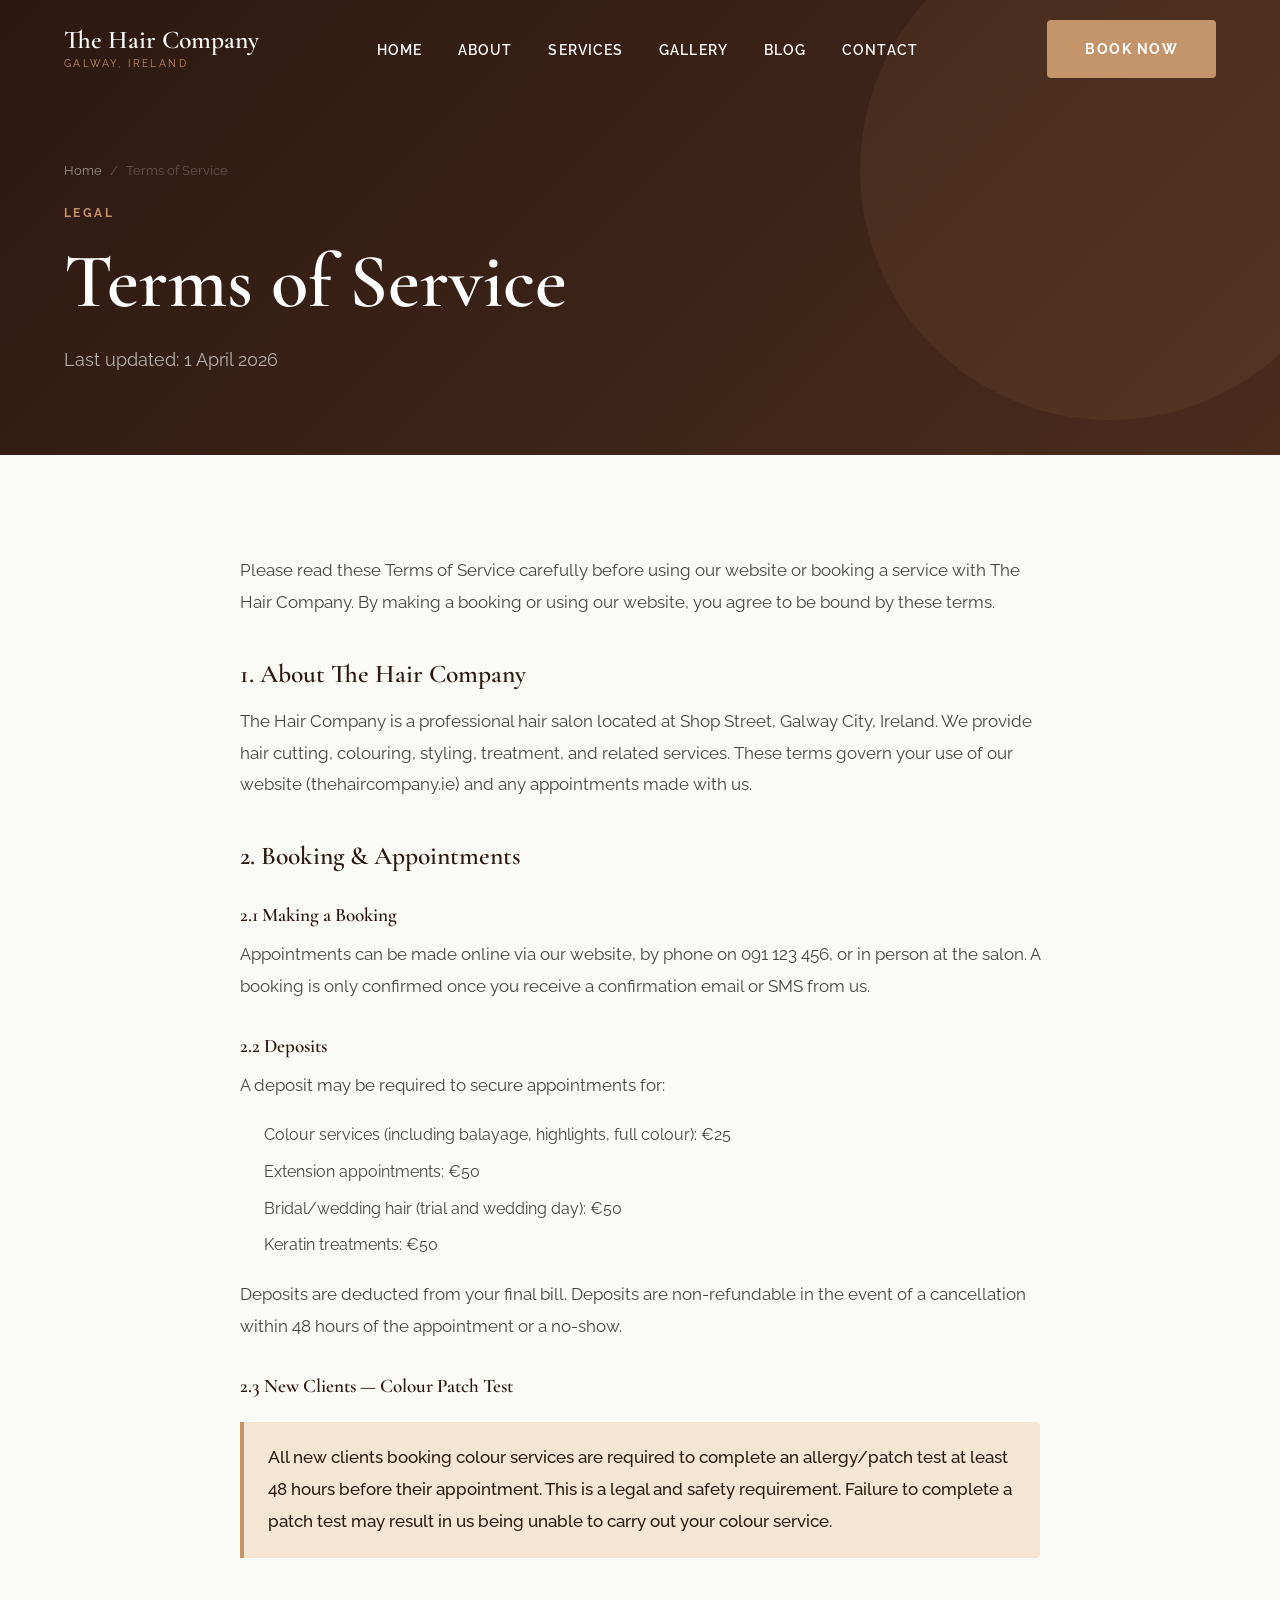
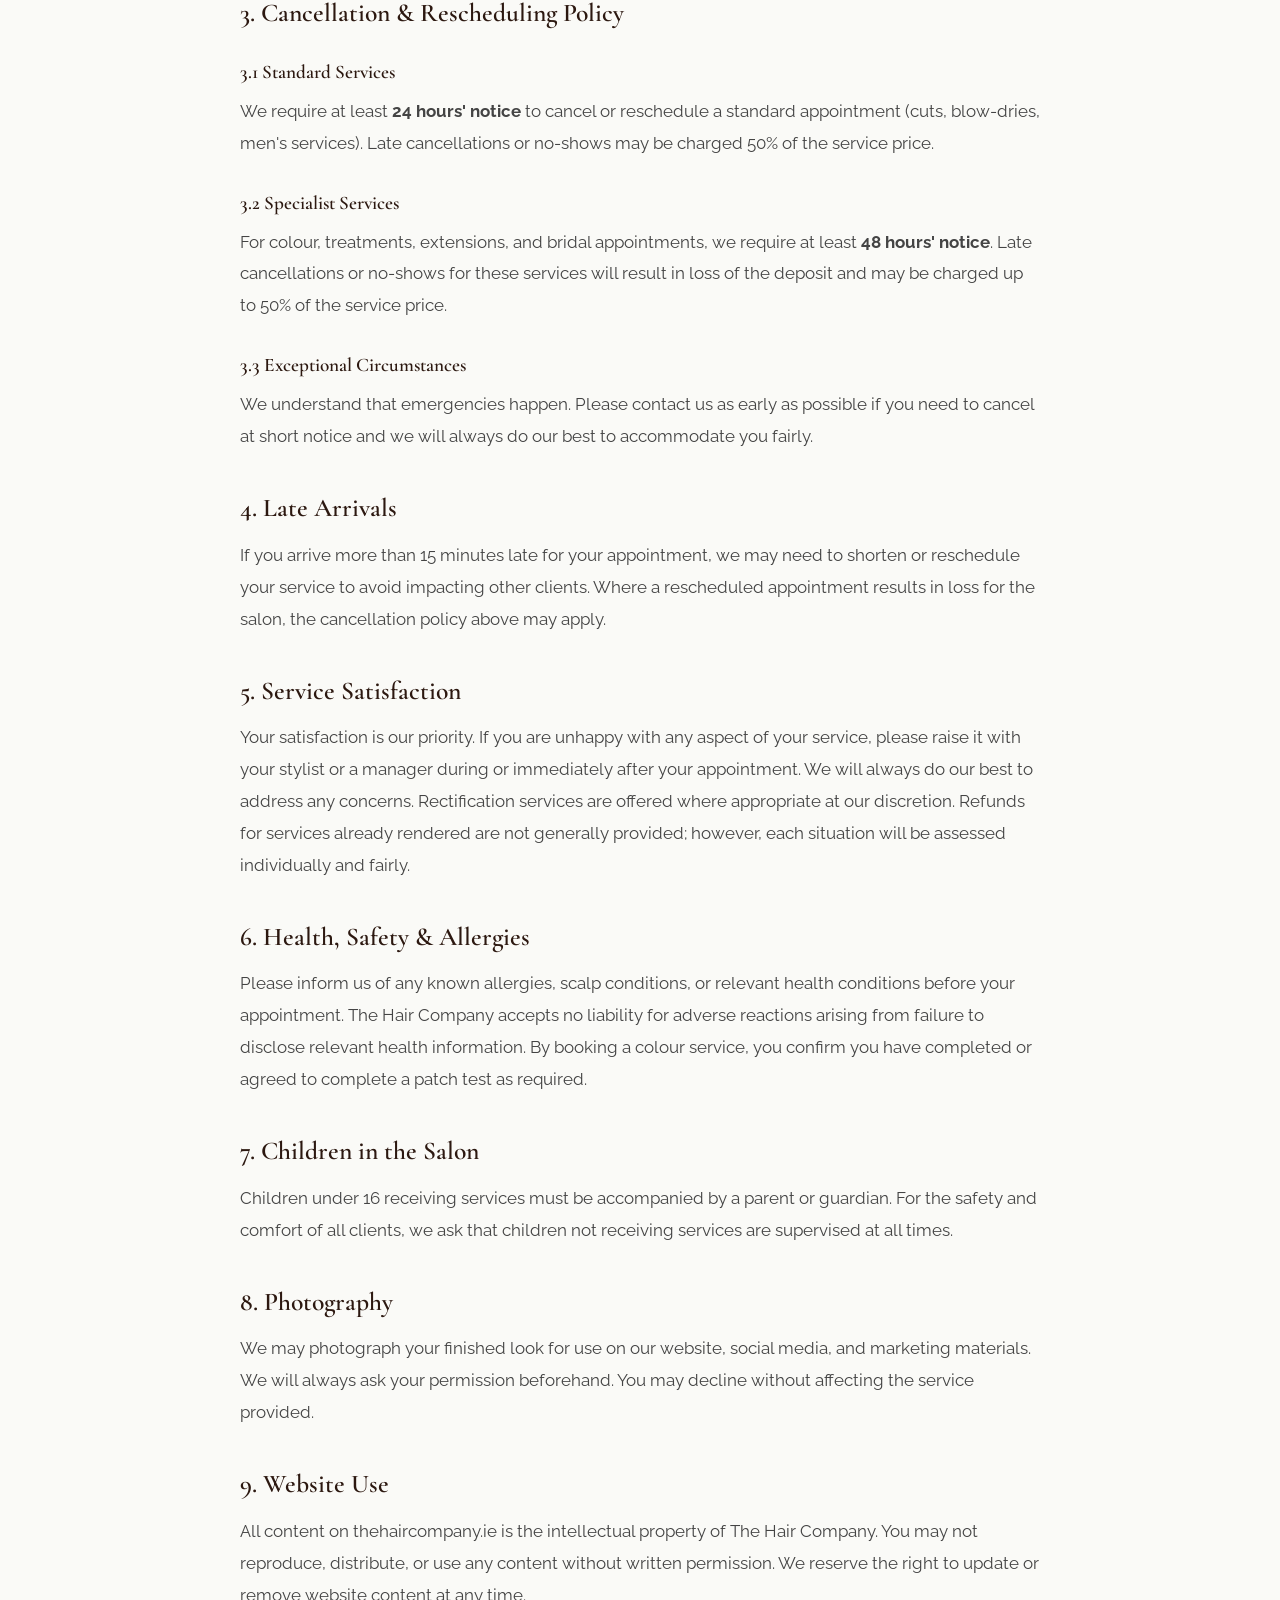
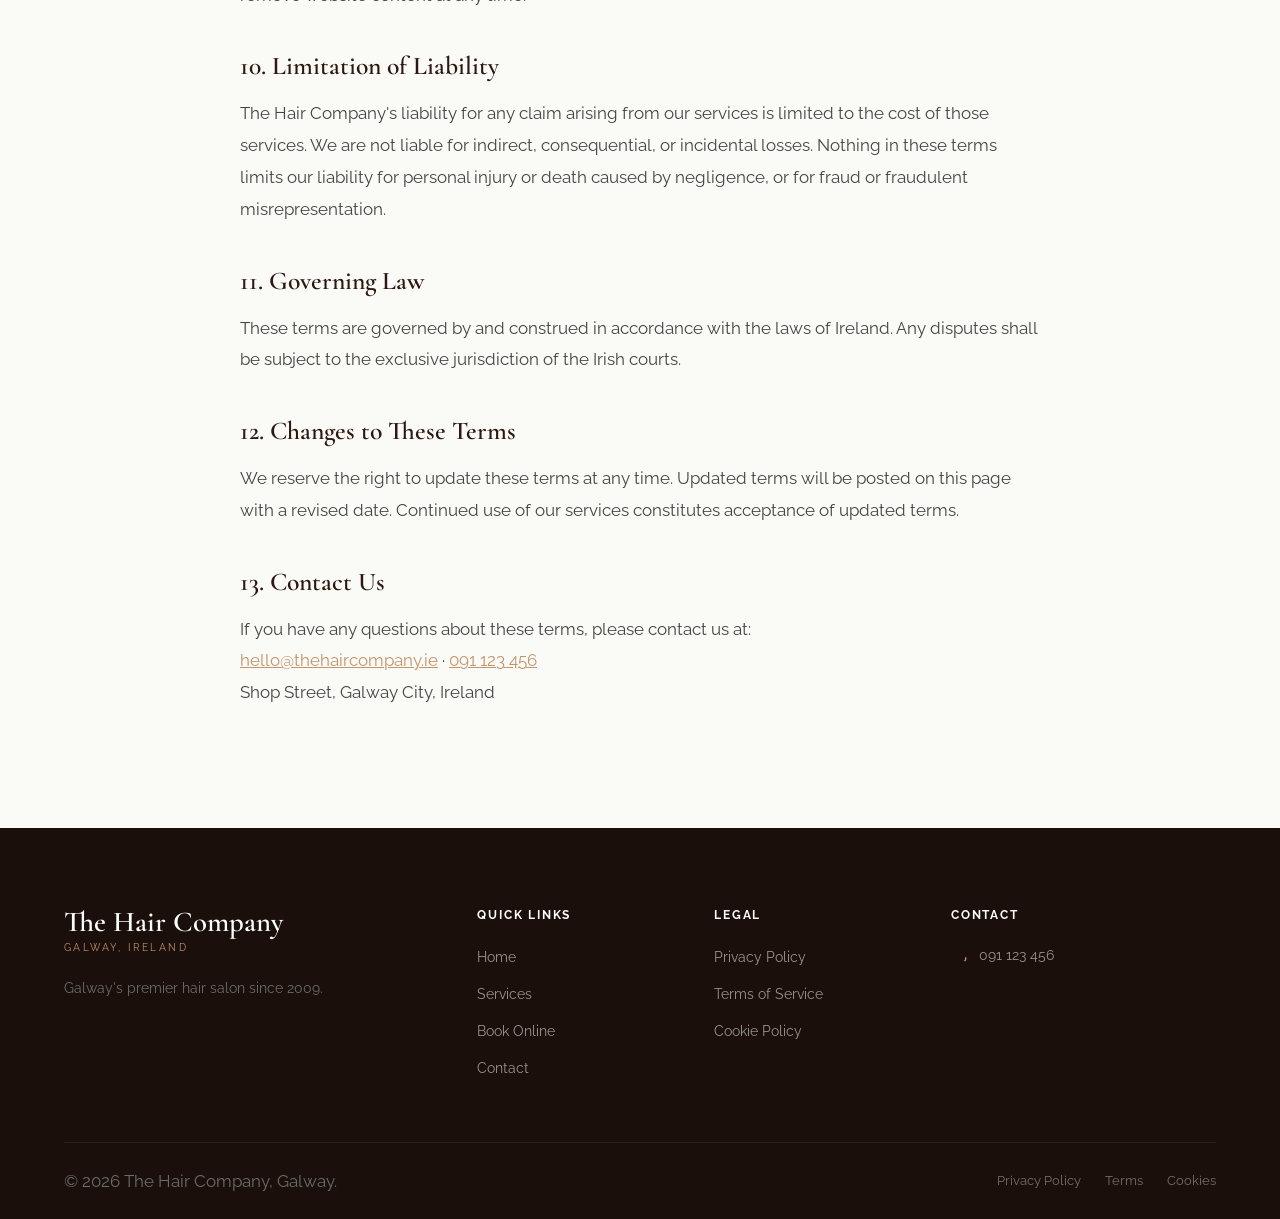
<file: terms.html>
<!DOCTYPE html>
<html lang="en-IE">
<head>
  <meta charset="UTF-8">
  <meta name="viewport" content="width=device-width, initial-scale=1.0">
  <meta name="description" content="Terms of Service for The Hair Company Galway — booking conditions, cancellation policy, and salon terms.">
  <meta name="robots" content="noindex, follow">
  <link rel="canonical" href="https://thehaircompany.ie/terms.html">
  <link rel="icon" type="image/svg+xml" href="assets/icons/favicon.svg">
  <title>Terms of Service | The Hair Company Galway</title>
  <link rel="preconnect" href="https://fonts.googleapis.com">
  <link rel="preconnect" href="https://fonts.gstatic.com" crossorigin>
  <link href="https://fonts.googleapis.com/css2?family=Cormorant+Garamond:ital,wght@0,300;0,400;0,500;0,600;0,700;1,300;1,400;1,500&family=Raleway:wght@300;400;500;600;700&display=swap" rel="stylesheet">
  <link rel="stylesheet" href="css/style.css">
  <link rel="stylesheet" href="css/responsive.css">
  <style>
    .legal-body { max-width: 800px; margin: 0 auto; }
    .legal-body h2 { font-size: 1.6rem; margin: 2.5rem 0 1rem; }
    .legal-body h3 { font-size: 1.2rem; margin: 2rem 0 .75rem; }
    .legal-body p { margin-bottom: 1.2rem; color: #444; line-height: 1.9; }
    .legal-body ul { margin: 0 0 1.2rem 1.5rem; }
    .legal-body ul li { color: #444; margin-bottom: .5rem; line-height: 1.8; }
    .legal-body a { color: var(--bronze); text-decoration: underline; }
    .highlight-box { background: var(--cream); border-left: 4px solid var(--bronze); padding: 20px 24px; border-radius: 0 var(--radius) var(--radius) 0; margin: 24px 0; }
    .highlight-box p { margin: 0; color: var(--espresso); font-weight: 500; }
  </style>
</head>
<body>
<header class="site-header" id="site-header">
  <div class="container">
    <nav class="nav-inner">
      <a href="index.html" class="nav-logo"><span class="logo-text">The Hair Company</span><span class="logo-sub">Galway, Ireland</span></a>
      <ul class="nav-links">
        <li><a href="index.html">Home</a></li><li><a href="about.html">About</a></li><li><a href="services.html">Services</a></li><li><a href="gallery.html">Gallery</a></li><li><a href="blog.html">Blog</a></li><li><a href="contact.html">Contact</a></li>
      </ul>
      <a href="booking.html" class="btn btn-primary nav-cta">Book Now</a>
      <button class="nav-hamburger" aria-label="Open menu"><span></span><span></span><span></span></button>
    </nav>
  </div>
</header>
<div class="nav-drawer">
  <button class="drawer-close">&#x2715;</button>
  <a href="index.html">Home</a><a href="about.html">About</a><a href="services.html">Services</a><a href="gallery.html">Gallery</a><a href="blog.html">Blog</a><a href="contact.html">Contact</a>
  <a href="booking.html" class="btn btn-primary" style="margin-top:8px;">Book Appointment</a>
</div>

<div class="page-hero" style="padding: 160px 0 80px;">
  <div class="container">
    <div class="breadcrumb"><a href="index.html">Home</a><span>/</span><span>Terms of Service</span></div>
    <span class="section-label">Legal</span>
    <h1>Terms of Service</h1>
    <p style="color:rgba(255,255,255,.65);">Last updated: 1 April 2026</p>
  </div>
</div>

<section class="section">
  <div class="container">
    <div class="legal-body">

      <p>Please read these Terms of Service carefully before using our website or booking a service with The Hair Company. By making a booking or using our website, you agree to be bound by these terms.</p>

      <h2>1. About The Hair Company</h2>
      <p>The Hair Company is a professional hair salon located at Shop Street, Galway City, Ireland. We provide hair cutting, colouring, styling, treatment, and related services. These terms govern your use of our website (thehaircompany.ie) and any appointments made with us.</p>

      <h2>2. Booking & Appointments</h2>
      <h3>2.1 Making a Booking</h3>
      <p>Appointments can be made online via our website, by phone on 091 123 456, or in person at the salon. A booking is only confirmed once you receive a confirmation email or SMS from us.</p>

      <h3>2.2 Deposits</h3>
      <p>A deposit may be required to secure appointments for:</p>
      <ul>
        <li>Colour services (including balayage, highlights, full colour): €25</li>
        <li>Extension appointments: €50</li>
        <li>Bridal/wedding hair (trial and wedding day): €50</li>
        <li>Keratin treatments: €50</li>
      </ul>
      <p>Deposits are deducted from your final bill. Deposits are non-refundable in the event of a cancellation within 48 hours of the appointment or a no-show.</p>

      <h3>2.3 New Clients — Colour Patch Test</h3>
      <div class="highlight-box">
        <p>All new clients booking colour services are required to complete an allergy/patch test at least 48 hours before their appointment. This is a legal and safety requirement. Failure to complete a patch test may result in us being unable to carry out your colour service.</p>
      </div>

      <h2>3. Cancellation & Rescheduling Policy</h2>
      <h3>3.1 Standard Services</h3>
      <p>We require at least <strong>24 hours' notice</strong> to cancel or reschedule a standard appointment (cuts, blow-dries, men's services). Late cancellations or no-shows may be charged 50% of the service price.</p>

      <h3>3.2 Specialist Services</h3>
      <p>For colour, treatments, extensions, and bridal appointments, we require at least <strong>48 hours' notice</strong>. Late cancellations or no-shows for these services will result in loss of the deposit and may be charged up to 50% of the service price.</p>

      <h3>3.3 Exceptional Circumstances</h3>
      <p>We understand that emergencies happen. Please contact us as early as possible if you need to cancel at short notice and we will always do our best to accommodate you fairly.</p>

      <h2>4. Late Arrivals</h2>
      <p>If you arrive more than 15 minutes late for your appointment, we may need to shorten or reschedule your service to avoid impacting other clients. Where a rescheduled appointment results in loss for the salon, the cancellation policy above may apply.</p>

      <h2>5. Service Satisfaction</h2>
      <p>Your satisfaction is our priority. If you are unhappy with any aspect of your service, please raise it with your stylist or a manager during or immediately after your appointment. We will always do our best to address any concerns. Rectification services are offered where appropriate at our discretion. Refunds for services already rendered are not generally provided; however, each situation will be assessed individually and fairly.</p>

      <h2>6. Health, Safety & Allergies</h2>
      <p>Please inform us of any known allergies, scalp conditions, or relevant health conditions before your appointment. The Hair Company accepts no liability for adverse reactions arising from failure to disclose relevant health information. By booking a colour service, you confirm you have completed or agreed to complete a patch test as required.</p>

      <h2>7. Children in the Salon</h2>
      <p>Children under 16 receiving services must be accompanied by a parent or guardian. For the safety and comfort of all clients, we ask that children not receiving services are supervised at all times.</p>

      <h2>8. Photography</h2>
      <p>We may photograph your finished look for use on our website, social media, and marketing materials. We will always ask your permission beforehand. You may decline without affecting the service provided.</p>

      <h2>9. Website Use</h2>
      <p>All content on thehaircompany.ie is the intellectual property of The Hair Company. You may not reproduce, distribute, or use any content without written permission. We reserve the right to update or remove website content at any time.</p>

      <h2>10. Limitation of Liability</h2>
      <p>The Hair Company's liability for any claim arising from our services is limited to the cost of those services. We are not liable for indirect, consequential, or incidental losses. Nothing in these terms limits our liability for personal injury or death caused by negligence, or for fraud or fraudulent misrepresentation.</p>

      <h2>11. Governing Law</h2>
      <p>These terms are governed by and construed in accordance with the laws of Ireland. Any disputes shall be subject to the exclusive jurisdiction of the Irish courts.</p>

      <h2>12. Changes to These Terms</h2>
      <p>We reserve the right to update these terms at any time. Updated terms will be posted on this page with a revised date. Continued use of our services constitutes acceptance of updated terms.</p>

      <h2>13. Contact Us</h2>
      <p>If you have any questions about these terms, please contact us at:<br>
      <a href="mailto:hello@thehaircompany.ie">hello@thehaircompany.ie</a> · <a href="tel:+35391123456">091 123 456</a><br>
      Shop Street, Galway City, Ireland</p>

    </div>
  </div>
</section>

<footer class="site-footer">
  <div class="container">
    <div class="footer-grid">
      <div class="footer-brand"><span class="logo-text">The Hair Company</span><span class="logo-sub">Galway, Ireland</span><p>Galway's premier hair salon since 2009.</p></div>
      <div class="footer-col"><h5>Quick Links</h5><ul class="footer-links"><li><a href="index.html">Home</a></li><li><a href="services.html">Services</a></li><li><a href="booking.html">Book Online</a></li><li><a href="contact.html">Contact</a></li></ul></div>
      <div class="footer-col"><h5>Legal</h5><ul class="footer-links"><li><a href="privacy.html">Privacy Policy</a></li><li><a href="terms.html">Terms of Service</a></li><li><a href="cookies.html">Cookie Policy</a></li></ul></div>
      <div class="footer-col"><h5>Contact</h5><div class="footer-contact-item"><svg width="16" height="16" viewBox="0 0 24 24" fill="none" stroke="currentColor" stroke-width="2"><path d="M22 16.92v3a2 2 0 01-2.18 2"/></svg><a href="tel:+35391123456">091 123 456</a></div></div>
    </div>
    <div class="footer-bottom"><p>© 2026 The Hair Company, Galway.</p><div class="footer-bottom-links"><a href="privacy.html">Privacy Policy</a><a href="terms.html">Terms</a><a href="cookies.html">Cookies</a></div></div>
  </div>
</footer>
<script src="js/main.js" defer></script>
</body>
</html>
</file>
<file: css/style.css>
/* =============================================
   THE HAIR COMPANY — GALWAY
   Main Stylesheet
   ============================================= */

@import url('https://fonts.googleapis.com/css2?family=Cormorant+Garamond:ital,wght@0,300;0,400;0,500;0,600;0,700;1,300;1,400;1,500&family=Raleway:wght@300;400;500;600;700&display=swap');

/* ---- RESET & BASE ---- */
*, *::before, *::after { box-sizing: border-box; margin: 0; padding: 0; }

:root {
  --espresso:   #2C1810;
  --bronze:     #C4956A;
  --gold:       #D4AF37;
  --cream:      #F5E6D3;
  --ivory:      #FAFAF7;
  --charcoal:   #1A1A1A;
  --mid-gray:   #6B6B6B;
  --light-gray: #F0F0F0;
  --white:      #FFFFFF;
  --shadow-sm:  0 2px 12px rgba(44,24,16,.08);
  --shadow-md:  0 8px 32px rgba(44,24,16,.12);
  --shadow-lg:  0 20px 60px rgba(44,24,16,.18);
  --radius:     4px;
  --radius-lg:  12px;
  --transition: .3s cubic-bezier(.4,0,.2,1);
}

html { scroll-behavior: smooth; }

body {
  font-family: 'Raleway', sans-serif;
  font-weight: 400;
  color: var(--charcoal);
  background: var(--ivory);
  line-height: 1.7;
  overflow-x: hidden;
}

img { max-width: 100%; height: auto; display: block; }
a  { color: inherit; text-decoration: none; transition: color var(--transition); }
ul { list-style: none; }

/* ---- TYPOGRAPHY ---- */
h1, h2, h3, h4, h5 {
  font-family: 'Cormorant Garamond', serif;
  line-height: 1.2;
  font-weight: 600;
  color: var(--espresso);
}
h1 { font-size: clamp(2.4rem, 6vw, 5rem); }
h2 { font-size: clamp(2rem, 4vw, 3.4rem); }
h3 { font-size: clamp(1.4rem, 2.5vw, 2rem); }
h4 { font-size: 1.3rem; }
p  { color: var(--mid-gray); font-size: 1.05rem; }

.section-label {
  display: inline-block;
  font-family: 'Raleway', sans-serif;
  font-size: .75rem;
  font-weight: 700;
  letter-spacing: .2em;
  text-transform: uppercase;
  color: var(--bronze);
  margin-bottom: .75rem;
}

.section-title { margin-bottom: 1rem; }
.section-desc  { max-width: 560px; font-size: 1.1rem; }

/* ---- LAYOUT UTILITIES ---- */
.container { width: 90%; max-width: 1200px; margin: 0 auto; }
.section   { padding: 100px 0; }
.section--dark  { background: var(--espresso); }
.section--cream { background: var(--cream); }
.section--light { background: var(--light-gray); }
.text-center { text-align: center; }
.text-center .section-desc { margin: 0 auto; }

.grid-2 { display: grid; grid-template-columns: 1fr 1fr; gap: 60px; align-items: center; }
.grid-3 { display: grid; grid-template-columns: repeat(3, 1fr); gap: 32px; }
.grid-4 { display: grid; grid-template-columns: repeat(4, 1fr); gap: 24px; }

/* ---- BUTTONS ---- */
.btn {
  display: inline-flex;
  align-items: center;
  gap: 8px;
  padding: 15px 36px;
  border-radius: var(--radius);
  font-family: 'Raleway', sans-serif;
  font-size: .9rem;
  font-weight: 700;
  letter-spacing: .1em;
  text-transform: uppercase;
  cursor: pointer;
  border: 2px solid transparent;
  transition: all var(--transition);
  white-space: nowrap;
}
.btn-primary {
  background: var(--bronze);
  color: var(--white);
  border-color: var(--bronze);
}
.btn-primary:hover {
  background: var(--espresso);
  border-color: var(--espresso);
  color: var(--white);
  transform: translateY(-2px);
  box-shadow: var(--shadow-md);
}
.btn-outline {
  background: transparent;
  color: var(--white);
  border-color: var(--white);
}
.btn-outline:hover {
  background: var(--white);
  color: var(--espresso);
}
.btn-dark {
  background: var(--espresso);
  color: var(--white);
  border-color: var(--espresso);
}
.btn-dark:hover {
  background: var(--bronze);
  border-color: var(--bronze);
  transform: translateY(-2px);
  box-shadow: var(--shadow-md);
}
.btn-ghost {
  background: transparent;
  color: var(--espresso);
  border-color: var(--espresso);
}
.btn-ghost:hover {
  background: var(--espresso);
  color: var(--white);
}
.btn-lg { padding: 18px 48px; font-size: 1rem; }

/* ---- HEADER / NAV ---- */
.site-header {
  position: fixed;
  top: 0; left: 0; right: 0;
  z-index: 1000;
  padding: 20px 0;
  transition: all var(--transition);
}
.site-header.scrolled {
  background: rgba(255,255,255,.97);
  backdrop-filter: blur(12px);
  padding: 12px 0;
  box-shadow: var(--shadow-sm);
}
.nav-inner {
  display: flex;
  align-items: center;
  justify-content: space-between;
  gap: 40px;
}
.nav-logo {
  flex-shrink: 0;
}
.nav-logo .logo-text {
  font-family: 'Cormorant Garamond', serif;
  font-size: 1.6rem;
  font-weight: 600;
  color: var(--white);
  line-height: 1;
  transition: color var(--transition);
}
.nav-logo .logo-sub {
  font-family: 'Raleway', sans-serif;
  font-size: .6rem;
  letter-spacing: .25em;
  text-transform: uppercase;
  color: var(--bronze);
  display: block;
}
.site-header.scrolled .logo-text { color: var(--espresso); }
.site-header.scrolled .logo-sub  { color: var(--bronze); }

.nav-links {
  display: flex;
  align-items: center;
  gap: 36px;
}
.nav-links a {
  font-size: .85rem;
  font-weight: 600;
  letter-spacing: .08em;
  text-transform: uppercase;
  color: var(--white);
  position: relative;
  padding-bottom: 2px;
}
.nav-links a::after {
  content: '';
  position: absolute;
  bottom: -2px; left: 0;
  width: 0; height: 1px;
  background: var(--bronze);
  transition: width var(--transition);
}
.nav-links a:hover::after, .nav-links a.active::after { width: 100%; }
.nav-links a:hover { color: var(--bronze); }
.site-header.scrolled .nav-links a { color: var(--espresso); }
.site-header.scrolled .nav-links a:hover { color: var(--bronze); }

.nav-cta { margin-left: 12px; }
.nav-tel {
  font-size: .85rem;
  font-weight: 600;
  color: var(--white);
  display: flex;
  align-items: center;
  gap: 6px;
}
.site-header.scrolled .nav-tel { color: var(--espresso); }
.nav-tel:hover { color: var(--bronze); }

/* Hamburger */
.nav-hamburger {
  display: none;
  flex-direction: column;
  gap: 5px;
  cursor: pointer;
  padding: 4px;
  background: none;
  border: none;
}
.nav-hamburger span {
  display: block;
  width: 24px; height: 2px;
  background: var(--white);
  transition: all var(--transition);
  transform-origin: center;
}
.site-header.scrolled .nav-hamburger span { background: var(--espresso); }
.nav-hamburger.open span:nth-child(1) { transform: translateY(7px) rotate(45deg); }
.nav-hamburger.open span:nth-child(2) { opacity: 0; }
.nav-hamburger.open span:nth-child(3) { transform: translateY(-7px) rotate(-45deg); }

/* Mobile nav drawer */
.nav-drawer {
  display: none;
  position: fixed;
  top: 0; left: 0; right: 0; bottom: 0;
  background: var(--espresso);
  z-index: 999;
  flex-direction: column;
  align-items: center;
  justify-content: center;
  gap: 32px;
  opacity: 0;
  transition: opacity var(--transition);
}
.nav-drawer.open { opacity: 1; }
.nav-drawer a {
  font-family: 'Cormorant Garamond', serif;
  font-size: 2.2rem;
  font-weight: 500;
  color: var(--white);
  letter-spacing: .04em;
}
.nav-drawer a:hover { color: var(--bronze); }
.nav-drawer .drawer-close {
  position: absolute;
  top: 24px; right: 24px;
  background: none; border: none;
  color: var(--white);
  font-size: 2rem;
  cursor: pointer;
  line-height: 1;
}
.nav-drawer .drawer-tel {
  margin-top: 20px;
  font-family: 'Raleway', sans-serif;
  font-size: 1.1rem;
  font-weight: 600;
  color: var(--bronze);
  letter-spacing: .05em;
}

/* ---- HERO ---- */
.hero {
  position: relative;
  min-height: 100vh;
  display: flex;
  align-items: center;
  overflow: hidden;
}
.hero-bg {
  position: absolute;
  inset: 0;
  background: url('../assets/images/hair-salon.jpg') center/cover no-repeat;
  z-index: 0;
}
.hero-bg::before {
  content: '';
  position: absolute;
  inset: 0;
  background: rgba(0,0,0,.15);
}
.hero-bg::after {
  content: '';
  position: absolute;
  inset: 0;
  background: linear-gradient(to right, rgba(20,10,5,.75) 45%, rgba(20,10,5,.25) 100%);
}
.hero-content {
  position: relative;
  z-index: 1;
  max-width: 680px;
}
.hero-content .section-label { color: var(--bronze); }
.hero-content h1 {
  color: var(--white);
  margin-bottom: 1.5rem;
  font-weight: 300;
}
.hero-content h1 em {
  font-style: italic;
  color: var(--bronze);
}
.hero-content p {
  color: rgba(255,255,255,.8);
  font-size: 1.15rem;
  margin-bottom: 2.5rem;
  max-width: 520px;
}
.hero-ctas { display: flex; gap: 16px; flex-wrap: wrap; }
.hero-trust {
  margin-top: 3rem;
  display: flex;
  gap: 40px;
  flex-wrap: wrap;
}
.hero-stat .number {
  font-family: 'Cormorant Garamond', serif;
  font-size: 2.2rem;
  font-weight: 600;
  color: var(--bronze);
  line-height: 1;
}
.hero-stat .label {
  font-size: .75rem;
  font-weight: 600;
  letter-spacing: .1em;
  text-transform: uppercase;
  color: rgba(255,255,255,.6);
  margin-top: 2px;
}
.hero-scroll {
  position: absolute;
  bottom: 40px;
  left: 50%;
  transform: translateX(-50%);
  z-index: 1;
  display: flex;
  flex-direction: column;
  align-items: center;
  gap: 8px;
  color: rgba(255,255,255,.5);
  font-size: .7rem;
  letter-spacing: .15em;
  text-transform: uppercase;
  animation: bounce 2s infinite;
}
.hero-scroll::after {
  content: '';
  width: 1px; height: 40px;
  background: rgba(255,255,255,.3);
}
@keyframes bounce { 0%,100% { transform: translateX(-50%) translateY(0); } 50% { transform: translateX(-50%) translateY(8px); } }

/* ---- INTRO STRIP ---- */
.intro-strip {
  background: var(--bronze);
  padding: 24px 0;
}
.intro-strip-inner {
  display: flex;
  justify-content: center;
  gap: 60px;
  flex-wrap: wrap;
}
.intro-item {
  display: flex;
  align-items: center;
  gap: 12px;
  color: var(--white);
  font-size: .85rem;
  font-weight: 600;
  letter-spacing: .06em;
  text-transform: uppercase;
}
.intro-item svg { opacity: .8; flex-shrink: 0; }

/* ---- ABOUT TEASER ---- */
.about-teaser .img-wrap {
  position: relative;
}
.about-teaser .img-main {
  border-radius: var(--radius-lg);
  overflow: hidden;
  height: 600px;
  background: var(--cream);
  border: 2px solid #000;
}
.about-teaser .img-main img { width: 100%; height: 100%; object-fit: cover; }
.about-teaser .img-badge {
  position: absolute;
  bottom: -30px;
  right: -30px;
  background: var(--bronze);
  color: var(--white);
  padding: 28px;
  border-radius: var(--radius-lg);
  text-align: center;
  box-shadow: var(--shadow-md);
}
.about-teaser .img-badge .years {
  font-family: 'Cormorant Garamond', serif;
  font-size: 3rem;
  font-weight: 700;
  line-height: 1;
}
.about-teaser .img-badge .years-text {
  font-size: .7rem;
  font-weight: 700;
  letter-spacing: .12em;
  text-transform: uppercase;
  opacity: .85;
}
.about-content { padding-left: 20px; }
.about-content .section-title { margin-bottom: 1.5rem; }
.about-content p { margin-bottom: 1.2rem; }
.about-features {
  display: grid;
  grid-template-columns: 1fr 1fr;
  gap: 16px;
  margin: 2rem 0;
}
.feature-item {
  display: flex;
  align-items: flex-start;
  gap: 12px;
}
.feature-icon {
  width: 40px; height: 40px;
  background: var(--cream);
  border-radius: 50%;
  display: flex;
  align-items: center;
  justify-content: center;
  color: var(--bronze);
  flex-shrink: 0;
}
.feature-text h4 {
  font-size: 1rem;
  margin-bottom: 2px;
  color: var(--espresso);
}
.feature-text p { font-size: .875rem; margin: 0; }

/* ---- SERVICES ---- */
.services-grid { display: grid; grid-template-columns: repeat(3, 1fr); gap: 28px; margin-top: 60px; }
.service-card {
  background: var(--white);
  border-radius: var(--radius-lg);
  overflow: hidden;
  box-shadow: var(--shadow-sm);
  transition: all var(--transition);
  display: flex;
  flex-direction: column;
}
.service-card:hover {
  transform: translateY(-8px);
  box-shadow: var(--shadow-lg);
}
.service-card-img {
  height: 240px;
  background: var(--cream);
  overflow: hidden;
}
.service-card-img img { width: 100%; height: 100%; object-fit: cover; transition: transform .6s ease; }
.service-card:hover .service-card-img img { transform: scale(1.05); }
.service-card-body {
  padding: 28px;
  flex: 1;
  display: flex;
  flex-direction: column;
}
.service-card-icon {
  width: 48px; height: 48px;
  background: var(--cream);
  border-radius: 50%;
  display: flex;
  align-items: center;
  justify-content: center;
  color: var(--bronze);
  margin-bottom: 16px;
}
.service-card h3 { font-size: 1.4rem; margin-bottom: 8px; }
.service-card p  { font-size: .9rem; flex: 1; margin-bottom: 20px; }
.service-card-footer {
  display: flex;
  justify-content: space-between;
  align-items: center;
  padding-top: 16px;
  border-top: 1px solid var(--light-gray);
  margin-top: auto;
}
.service-price {
  font-family: 'Cormorant Garamond', serif;
  font-size: 1.3rem;
  font-weight: 600;
  color: var(--bronze);
}
.service-price span { font-size: .75rem; font-weight: 400; color: var(--mid-gray); font-family: 'Raleway', sans-serif; }
.service-link {
  font-size: .8rem;
  font-weight: 700;
  letter-spacing: .08em;
  text-transform: uppercase;
  color: var(--espresso);
  display: flex;
  align-items: center;
  gap: 6px;
}
.service-link:hover { color: var(--bronze); }
.service-link svg { transition: transform var(--transition); }
.service-link:hover svg { transform: translateX(4px); }

/* ---- GALLERY TEASER ---- */
.gallery-grid {
  display: grid;
  grid-template-columns: repeat(4, 1fr);
  grid-template-rows: repeat(2, 280px);
  gap: 12px;
  margin: 60px 0;
}
.gallery-item {
  overflow: hidden;
  border-radius: var(--radius);
  background: var(--cream);
  cursor: pointer;
  position: relative;
}
.gallery-item:first-child {
  grid-column: span 2;
  grid-row: span 2;
}
.gallery-item img { width: 100%; height: 100%; object-fit: cover; transition: transform .6s ease; }
.gallery-item:hover img { transform: scale(1.08); }
.gallery-overlay {
  position: absolute;
  inset: 0;
  background: rgba(44,24,16,.5);
  display: flex;
  align-items: center;
  justify-content: center;
  opacity: 0;
  transition: opacity var(--transition);
  color: var(--white);
}
.gallery-item:hover .gallery-overlay { opacity: 1; }
.gallery-overlay svg { width: 40px; height: 40px; }

/* ---- TEAM ---- */
.team-grid { display: grid; grid-template-columns: repeat(4, 1fr); gap: 28px; margin-top: 60px; }
.team-card {
  text-align: center;
  transition: transform var(--transition);
}
.team-card:hover { transform: translateY(-6px); }
.team-photo {
  width: 100%; aspect-ratio: 3/4;
  overflow: hidden;
  border-radius: var(--radius-lg);
  background: var(--cream);
  margin-bottom: 20px;
}
.team-photo img { width: 100%; height: 100%; object-fit: cover; transition: transform .5s ease; }
.team-card:hover .team-photo img { transform: scale(1.04); }
.team-card h4 { color: var(--espresso); font-size: 1.2rem; margin-bottom: 4px; }
.team-card .role {
  font-size: .8rem;
  font-weight: 700;
  letter-spacing: .1em;
  text-transform: uppercase;
  color: var(--bronze);
  margin-bottom: 8px;
}
.team-card p { font-size: .875rem; }
.team-social {
  display: flex;
  justify-content: center;
  gap: 12px;
  margin-top: 12px;
}
.team-social a {
  width: 34px; height: 34px;
  border-radius: 50%;
  background: var(--light-gray);
  display: flex;
  align-items: center;
  justify-content: center;
  color: var(--mid-gray);
  font-size: .85rem;
  transition: all var(--transition);
}
.team-social a:hover { background: var(--bronze); color: var(--white); }

/* ---- TESTIMONIALS ---- */
.testimonials { background: var(--espresso); }
.testimonials .section-label { color: var(--bronze); }
.testimonials .section-title { color: var(--white); }
.testimonial-slider { position: relative; margin-top: 60px; overflow: hidden; }
.testimonial-track { display: flex; transition: transform .5s ease; }
.testimonial-slide { min-width: 100%; padding: 0 60px; }
.testimonial-inner {
  max-width: 800px;
  margin: 0 auto;
  text-align: center;
}
.stars { color: var(--bronze); font-size: 1.4rem; margin-bottom: 24px; letter-spacing: 4px; }
.testimonial-text {
  font-family: 'Cormorant Garamond', serif;
  font-size: clamp(1.3rem, 2.5vw, 1.9rem);
  font-weight: 400;
  font-style: italic;
  color: rgba(255,255,255,.9);
  line-height: 1.6;
  margin-bottom: 32px;
}
.testimonial-author {
  display: flex;
  align-items: center;
  justify-content: center;
  gap: 16px;
}
.author-img {
  width: 56px; height: 56px;
  border-radius: 50%;
  object-fit: cover;
  border: 2px solid var(--bronze);
  background: var(--cream);
}
.author-info .name {
  font-weight: 700;
  color: var(--white);
  font-size: 1rem;
}
.author-info .source {
  font-size: .8rem;
  color: rgba(255,255,255,.5);
}
.slider-controls {
  display: flex;
  justify-content: center;
  align-items: center;
  gap: 20px;
  margin-top: 48px;
}
.slider-btn {
  width: 48px; height: 48px;
  border-radius: 50%;
  border: 1px solid rgba(255,255,255,.2);
  background: transparent;
  color: var(--white);
  display: flex;
  align-items: center;
  justify-content: center;
  cursor: pointer;
  transition: all var(--transition);
}
.slider-btn:hover { background: var(--bronze); border-color: var(--bronze); }
.slider-dots { display: flex; gap: 8px; }
.slider-dot {
  width: 8px; height: 8px;
  border-radius: 50%;
  background: rgba(255,255,255,.3);
  cursor: pointer;
  transition: all var(--transition);
  border: none;
}
.slider-dot.active { background: var(--bronze); transform: scale(1.3); }

/* ---- BOOKING BANNER ---- */
.booking-banner {
  background: linear-gradient(135deg, var(--bronze) 0%, #b8834f 100%);
  padding: 80px 0;
}
.booking-banner-inner {
  display: flex;
  align-items: center;
  justify-content: space-between;
  gap: 40px;
  flex-wrap: wrap;
}
.booking-banner h2 { color: var(--white); margin-bottom: 8px; }
.booking-banner p { color: rgba(255,255,255,.85); margin: 0; }
.booking-banner .btn-outline:hover { color: var(--bronze); }

/* ---- INSTAGRAM ---- */
.instagram-grid {
  display: grid;
  grid-template-columns: repeat(6, 1fr);
  gap: 6px;
  margin-top: 48px;
}
.instagram-item {
  aspect-ratio: 1;
  overflow: hidden;
  background: var(--cream);
  cursor: pointer;
  position: relative;
}
.instagram-item img { width: 100%; height: 100%; object-fit: cover; transition: transform .5s ease; }
.instagram-item:hover img { transform: scale(1.1); }
.instagram-overlay {
  position: absolute;
  inset: 0;
  background: rgba(44,24,16,.6);
  display: flex;
  align-items: center;
  justify-content: center;
  opacity: 0;
  transition: opacity var(--transition);
  color: var(--white);
  font-size: 1.5rem;
}
.instagram-item:hover .instagram-overlay { opacity: 1; }

/* ---- FAQ ---- */
.faq-list { max-width: 760px; margin: 60px auto 0; }
.faq-item {
  border-bottom: 1px solid var(--light-gray);
}
.faq-question {
  width: 100%;
  text-align: left;
  background: none;
  border: none;
  padding: 24px 0;
  display: flex;
  justify-content: space-between;
  align-items: center;
  cursor: pointer;
  gap: 20px;
  font-family: 'Raleway', sans-serif;
  font-size: 1.05rem;
  font-weight: 600;
  color: var(--espresso);
  transition: color var(--transition);
}
.faq-question:hover { color: var(--bronze); }
.faq-icon {
  width: 28px; height: 28px;
  border-radius: 50%;
  border: 1.5px solid currentColor;
  display: flex;
  align-items: center;
  justify-content: center;
  flex-shrink: 0;
  transition: all var(--transition);
}
.faq-answer {
  max-height: 0;
  overflow: hidden;
  transition: max-height .4s ease, padding .4s ease;
}
.faq-answer-inner { padding: 0 0 24px; color: var(--mid-gray); line-height: 1.8; }
.faq-item.open .faq-answer { max-height: 400px; }
.faq-item.open .faq-icon { background: var(--bronze); border-color: var(--bronze); color: var(--white); transform: rotate(45deg); }

/* ---- LOCATION STRIP ---- */
.location-strip {
  display: grid;
  grid-template-columns: 1fr 1fr;
  min-height: 500px;
}
.map-block { background: var(--light-gray); }
.map-block iframe { width: 100%; height: 100%; border: 0; }
.location-info {
  background: var(--espresso);
  padding: 80px 60px;
  display: flex;
  flex-direction: column;
  justify-content: center;
}
.location-info .section-label { color: var(--bronze); }
.location-info h2 { color: var(--white); margin-bottom: 2rem; }
.location-detail {
  display: flex;
  gap: 20px;
  margin-bottom: 28px;
}
.location-detail svg { color: var(--bronze); flex-shrink: 0; margin-top: 4px; }
.location-detail-text h4 { color: var(--white); font-family: 'Raleway', sans-serif; font-size: 1rem; margin-bottom: 4px; }
.location-detail-text p { color: rgba(255,255,255,.65); margin: 0; font-size: .95rem; }
.hours-grid {
  display: grid;
  grid-template-columns: 1fr 1fr;
  gap: 6px 24px;
}
.hours-row {
  display: flex;
  justify-content: space-between;
  font-size: .9rem;
}
.hours-row .day { color: rgba(255,255,255,.65); }
.hours-row .time { color: var(--white); font-weight: 600; }

/* ---- BLOG PREVIEW ---- */
.blog-grid { display: grid; grid-template-columns: repeat(3, 1fr); gap: 32px; margin-top: 60px; }
.blog-card {
  background: var(--white);
  border-radius: var(--radius-lg);
  overflow: hidden;
  box-shadow: var(--shadow-sm);
  transition: all var(--transition);
}
.blog-card:hover { transform: translateY(-6px); box-shadow: var(--shadow-md); }
.blog-card-img {
  height: 220px;
  overflow: hidden;
  background: var(--cream);
}
.blog-card-img img { width: 100%; height: 100%; object-fit: cover; transition: transform .5s ease; }
.blog-card:hover .blog-card-img img { transform: scale(1.05); }
.blog-card-body { padding: 28px; }
.blog-cat {
  font-size: .7rem;
  font-weight: 700;
  letter-spacing: .15em;
  text-transform: uppercase;
  color: var(--bronze);
  margin-bottom: 10px;
}
.blog-card h4 { font-size: 1.2rem; margin-bottom: 10px; }
.blog-card h4 a:hover { color: var(--bronze); }
.blog-card p { font-size: .875rem; margin-bottom: 20px; }
.blog-meta {
  display: flex;
  gap: 16px;
  font-size: .8rem;
  color: var(--mid-gray);
  padding-top: 16px;
  border-top: 1px solid var(--light-gray);
}

/* ---- NEWSLETTER ---- */
.newsletter-inner {
  background: linear-gradient(135deg, var(--espresso), #4a2c1d);
  border-radius: var(--radius-lg);
  padding: 80px;
  text-align: center;
  position: relative;
  overflow: hidden;
}
.newsletter-inner::before {
  content: '';
  position: absolute;
  top: -60px; right: -60px;
  width: 300px; height: 300px;
  background: rgba(196,149,106,.1);
  border-radius: 50%;
}
.newsletter-inner .section-label { color: var(--bronze); }
.newsletter-inner h2 { color: var(--white); margin-bottom: 1rem; }
.newsletter-inner p { color: rgba(255,255,255,.7); max-width: 480px; margin: 0 auto 2rem; }
.newsletter-form {
  display: flex;
  gap: 12px;
  max-width: 480px;
  margin: 0 auto;
  flex-wrap: wrap;
}
.newsletter-form input {
  flex: 1;
  padding: 15px 20px;
  border: 1px solid rgba(255,255,255,.2);
  background: rgba(255,255,255,.1);
  border-radius: var(--radius);
  color: var(--white);
  font-family: 'Raleway', sans-serif;
  font-size: .9rem;
  outline: none;
  min-width: 220px;
  transition: border-color var(--transition);
}
.newsletter-form input::placeholder { color: rgba(255,255,255,.5); }
.newsletter-form input:focus { border-color: var(--bronze); }
.newsletter-form .btn-primary { flex-shrink: 0; }

/* ---- FOOTER ---- */
.site-footer {
  background: #1a0f0a;
  padding: 80px 0 0;
  color: rgba(255,255,255,.65);
}
.footer-grid {
  display: grid;
  grid-template-columns: 2fr 1fr 1fr 1.5fr;
  gap: 60px;
  padding-bottom: 60px;
}
.footer-brand .logo-text {
  font-family: 'Cormorant Garamond', serif;
  font-size: 1.8rem;
  font-weight: 600;
  color: var(--white);
  line-height: 1;
}
.footer-brand .logo-sub {
  font-size: .6rem;
  letter-spacing: .25em;
  text-transform: uppercase;
  color: var(--bronze);
  display: block;
  margin-bottom: 20px;
}
.footer-brand p { font-size: .9rem; max-width: 300px; margin-bottom: 24px; }
.footer-social { display: flex; gap: 12px; }
.footer-social a {
  width: 38px; height: 38px;
  border-radius: 50%;
  border: 1px solid rgba(255,255,255,.15);
  display: flex;
  align-items: center;
  justify-content: center;
  color: rgba(255,255,255,.6);
  transition: all var(--transition);
  font-size: .9rem;
}
.footer-social a:hover { background: var(--bronze); border-color: var(--bronze); color: var(--white); }
.footer-col h5 {
  font-family: 'Raleway', sans-serif;
  font-size: .75rem;
  font-weight: 700;
  letter-spacing: .15em;
  text-transform: uppercase;
  color: var(--white);
  margin-bottom: 20px;
}
.footer-links { display: flex; flex-direction: column; gap: 10px; }
.footer-links a {
  font-size: .9rem;
  color: rgba(255,255,255,.55);
  transition: color var(--transition);
}
.footer-links a:hover { color: var(--bronze); }
.footer-contact-item {
  display: flex;
  gap: 12px;
  margin-bottom: 14px;
  font-size: .9rem;
}
.footer-contact-item svg { color: var(--bronze); flex-shrink: 0; margin-top: 3px; }
.footer-contact-item a { color: rgba(255,255,255,.55); }
.footer-contact-item a:hover { color: var(--bronze); }
.footer-bottom {
  border-top: 1px solid rgba(255,255,255,.08);
  padding: 24px 0;
  display: flex;
  justify-content: space-between;
  align-items: center;
  flex-wrap: wrap;
  gap: 12px;
  font-size: .82rem;
}
.footer-bottom-links { display: flex; gap: 24px; }
.footer-bottom-links a { color: rgba(255,255,255,.4); }
.footer-bottom-links a:hover { color: var(--bronze); }

/* ---- FLOATING ELEMENTS ---- */
.float-booking {
  position: fixed;
  bottom: 30px;
  right: 30px;
  z-index: 900;
  display: flex;
  flex-direction: column;
  align-items: flex-end;
  gap: 12px;
}
.float-btn {
  width: 56px; height: 56px;
  border-radius: 50%;
  display: flex;
  align-items: center;
  justify-content: center;
  box-shadow: var(--shadow-md);
  transition: all var(--transition);
  cursor: pointer;
  border: none;
}
.float-btn:hover { transform: scale(1.1); box-shadow: var(--shadow-lg); }
.float-book { background: var(--bronze); color: var(--white); }
.float-whatsapp { background: #25D366; color: var(--white); }
.float-label {
  background: var(--espresso);
  color: var(--white);
  padding: 6px 14px;
  border-radius: 20px;
  font-size: .75rem;
  font-weight: 600;
  opacity: 0;
  transform: translateX(10px);
  transition: all var(--transition);
  white-space: nowrap;
  position: absolute;
  right: 70px;
}

/* ---- COOKIE BANNER ---- */
.cookie-banner {
  position: fixed;
  bottom: 0; left: 0; right: 0;
  background: var(--espresso);
  padding: 20px;
  z-index: 9999;
  transform: translateY(100%);
  transition: transform var(--transition);
  box-shadow: 0 -4px 24px rgba(0,0,0,.3);
}
.cookie-banner.show { transform: translateY(0); }
.cookie-inner {
  max-width: 900px;
  margin: 0 auto;
  display: flex;
  align-items: center;
  gap: 24px;
  flex-wrap: wrap;
}
.cookie-text { color: rgba(255,255,255,.8); font-size: .875rem; flex: 1; }
.cookie-text a { color: var(--bronze); text-decoration: underline; }
.cookie-btns { display: flex; gap: 12px; flex-shrink: 0; }
.cookie-accept {
  padding: 10px 24px;
  background: var(--bronze);
  color: var(--white);
  border: none;
  border-radius: var(--radius);
  font-weight: 700;
  font-size: .85rem;
  cursor: pointer;
  font-family: 'Raleway', sans-serif;
  letter-spacing: .06em;
  transition: background var(--transition);
}
.cookie-accept:hover { background: #b8834f; }
.cookie-decline {
  padding: 10px 24px;
  background: transparent;
  color: rgba(255,255,255,.6);
  border: 1px solid rgba(255,255,255,.2);
  border-radius: var(--radius);
  font-weight: 600;
  font-size: .85rem;
  cursor: pointer;
  font-family: 'Raleway', sans-serif;
  transition: all var(--transition);
}
.cookie-decline:hover { border-color: rgba(255,255,255,.5); color: var(--white); }

/* ---- PAGE HERO (inner pages) ---- */
.page-hero {
  padding: 180px 0 100px;
  background: linear-gradient(135deg, var(--espresso) 0%, #4a2c1d 100%);
  position: relative;
  overflow: hidden;
}
.page-hero::before {
  content: '';
  position: absolute;
  top: -80px; right: -80px;
  width: 500px; height: 500px;
  background: rgba(196,149,106,.08);
  border-radius: 50%;
}
.page-hero .section-label { color: var(--bronze); }
.page-hero h1 { color: var(--white); margin-bottom: 1rem; }
.page-hero p { color: rgba(255,255,255,.7); max-width: 540px; font-size: 1.15rem; }
.breadcrumb {
  display: flex;
  gap: 8px;
  align-items: center;
  font-size: .82rem;
  color: rgba(255,255,255,.5);
  margin-bottom: 16px;
}
.breadcrumb a { color: rgba(255,255,255,.5); }
.breadcrumb a:hover { color: var(--bronze); }
.breadcrumb span { color: rgba(255,255,255,.25); }

/* ---- BACK TO TOP ---- */
.back-to-top {
  position: fixed;
  bottom: 100px;
  right: 30px;
  width: 44px; height: 44px;
  background: var(--espresso);
  color: var(--white);
  border-radius: 50%;
  display: flex;
  align-items: center;
  justify-content: center;
  box-shadow: var(--shadow-sm);
  cursor: pointer;
  opacity: 0;
  pointer-events: none;
  transition: all var(--transition);
  border: none;
  z-index: 800;
}
.back-to-top.show { opacity: 1; pointer-events: auto; }
.back-to-top:hover { background: var(--bronze); transform: translateY(-3px); }

/* ---- FORM STYLES ---- */
.form-group { margin-bottom: 20px; }
.form-group label {
  display: block;
  font-size: .82rem;
  font-weight: 700;
  letter-spacing: .08em;
  text-transform: uppercase;
  color: var(--espresso);
  margin-bottom: 8px;
}
.form-control {
  width: 100%;
  padding: 14px 18px;
  border: 1.5px solid var(--light-gray);
  border-radius: var(--radius);
  font-family: 'Raleway', sans-serif;
  font-size: .95rem;
  color: var(--charcoal);
  background: var(--white);
  outline: none;
  transition: border-color var(--transition), box-shadow var(--transition);
}
.form-control:focus {
  border-color: var(--bronze);
  box-shadow: 0 0 0 3px rgba(196,149,106,.15);
}
.form-control::placeholder { color: #aaa; }
textarea.form-control { resize: vertical; min-height: 120px; }
select.form-control { cursor: pointer; }

/* ---- BADGE / TAG ---- */
.badge {
  display: inline-block;
  padding: 4px 12px;
  border-radius: 20px;
  font-size: .72rem;
  font-weight: 700;
  letter-spacing: .08em;
  text-transform: uppercase;
}
.badge-bronze { background: rgba(196,149,106,.15); color: var(--bronze); }
.badge-dark { background: var(--espresso); color: var(--white); }
.badge-popular { background: var(--gold); color: var(--espresso); }

/* ---- DIVIDER ---- */
.divider {
  width: 60px; height: 2px;
  background: var(--bronze);
  margin: 20px 0;
}
.divider.centered { margin: 20px auto; }

/* ---- STATS ---- */
.stats-strip { background: var(--cream); padding: 60px 0; }
.stats-grid { display: grid; grid-template-columns: repeat(4, 1fr); gap: 40px; text-align: center; }
.stat-item .number {
  font-family: 'Cormorant Garamond', serif;
  font-size: 3.5rem;
  font-weight: 700;
  color: var(--espresso);
  line-height: 1;
}
.stat-item .suffix { color: var(--bronze); }
.stat-item .label {
  font-size: .8rem;
  font-weight: 700;
  letter-spacing: .12em;
  text-transform: uppercase;
  color: var(--mid-gray);
  margin-top: 8px;
}
</file>
<file: css/responsive.css>
/* =============================================
   THE HAIR COMPANY — RESPONSIVE STYLES
   Mobile-first breakpoints
   ============================================= */

/* ---- TABLET: max 1024px ---- */
@media (max-width: 1024px) {
  .grid-4, .team-grid { grid-template-columns: repeat(2, 1fr); }
  .footer-grid { grid-template-columns: 1fr 1fr; gap: 40px; }
  .instagram-grid { grid-template-columns: repeat(4, 1fr); }
  .gallery-grid { grid-template-columns: repeat(2, 1fr); grid-template-rows: auto; }
  .gallery-item:first-child { grid-column: span 1; grid-row: span 1; }
  .stats-grid { grid-template-columns: repeat(2, 1fr); }
  .location-info { padding: 60px 40px; }
}

/* ---- TABLET PORTRAIT: max 900px ---- */
@media (max-width: 900px) {
  .nav-links, .nav-cta, .nav-tel { display: none; }
  .nav-hamburger { display: flex; }
  .nav-drawer { display: flex; }

  .grid-2 { grid-template-columns: 1fr; gap: 40px; }
  .services-grid { grid-template-columns: repeat(2, 1fr); }
  .blog-grid { grid-template-columns: repeat(2, 1fr); }
  .grid-3 { grid-template-columns: repeat(2, 1fr); }

  .about-teaser .img-badge { right: 10px; bottom: -20px; }
  .about-content { padding-left: 0; }

  .newsletter-inner { padding: 60px 40px; }

  .location-strip { grid-template-columns: 1fr; }
  .map-block { height: 400px; }

  .booking-banner-inner { flex-direction: column; text-align: center; }

  .section { padding: 80px 0; }

  .intro-strip-inner { gap: 32px; }
}

/* ---- MOBILE: max 640px ---- */
@media (max-width: 640px) {
  .section { padding: 64px 0; }

  .services-grid, .blog-grid, .grid-3 { grid-template-columns: 1fr; }

  .gallery-grid {
    grid-template-columns: 1fr 1fr;
    grid-template-rows: auto;
  }
  .gallery-item:first-child { grid-column: span 2; }

  .team-grid { grid-template-columns: 1fr 1fr; gap: 20px; }

  .stats-grid { grid-template-columns: 1fr 1fr; }
  .footer-grid { grid-template-columns: 1fr; gap: 32px; }

  .instagram-grid { grid-template-columns: repeat(3, 1fr); }

  .testimonial-slide { padding: 0 20px; }

  .newsletter-inner { padding: 48px 24px; }
  .newsletter-form { flex-direction: column; }
  .newsletter-form input, .newsletter-form .btn { width: 100%; }

  .hero-ctas { flex-direction: column; }
  .hero-ctas .btn { width: 100%; justify-content: center; }

  .hero-trust { gap: 24px; }

  .about-features { grid-template-columns: 1fr; }

  .location-info { padding: 48px 24px; }

  .footer-bottom { flex-direction: column; text-align: center; }
  .footer-bottom-links { flex-wrap: wrap; justify-content: center; }

  .float-booking { bottom: 20px; right: 20px; }

  .btn-lg { padding: 15px 28px; font-size: .9rem; }

  .page-hero { padding: 140px 0 72px; }

  .hours-grid { grid-template-columns: 1fr; }

  .intro-strip-inner {
    flex-direction: column;
    gap: 16px;
    align-items: flex-start;
  }

  h2 { font-size: 2rem; }
}

/* ---- SMALL MOBILE: max 400px ---- */
@media (max-width: 400px) {
  .team-grid { grid-template-columns: 1fr; }
  .gallery-grid { grid-template-columns: 1fr; }
  .gallery-item:first-child { grid-column: span 1; }
  .instagram-grid { grid-template-columns: repeat(2, 1fr); }
  .hero-trust { flex-direction: column; gap: 16px; }
}

/* ---- STICKY MOBILE BOOKING BAR ---- */
.mobile-booking-bar {
  display: none;
  position: fixed;
  bottom: 0; left: 0; right: 0;
  z-index: 850;
  padding: 12px 16px;
  background: var(--espresso);
  box-shadow: 0 -4px 24px rgba(0,0,0,.2);
  gap: 12px;
}
@media (max-width: 640px) {
  .mobile-booking-bar { display: flex; }
  body { padding-bottom: 70px; }
}
.mobile-booking-bar a {
  flex: 1;
  text-align: center;
  padding: 13px;
  border-radius: var(--radius);
  font-weight: 700;
  font-size: .85rem;
  letter-spacing: .06em;
  text-transform: uppercase;
  font-family: 'Raleway', sans-serif;
}
.mobile-bar-book { background: var(--bronze); color: var(--white); }
.mobile-bar-call { background: transparent; color: var(--white); border: 1.5px solid rgba(255,255,255,.3); }

/* ---- PRINT ---- */
@media print {
  .site-header, .float-booking, .cookie-banner, .mobile-booking-bar, .back-to-top { display: none !important; }
  body { padding-bottom: 0 !important; }
}
</file>
